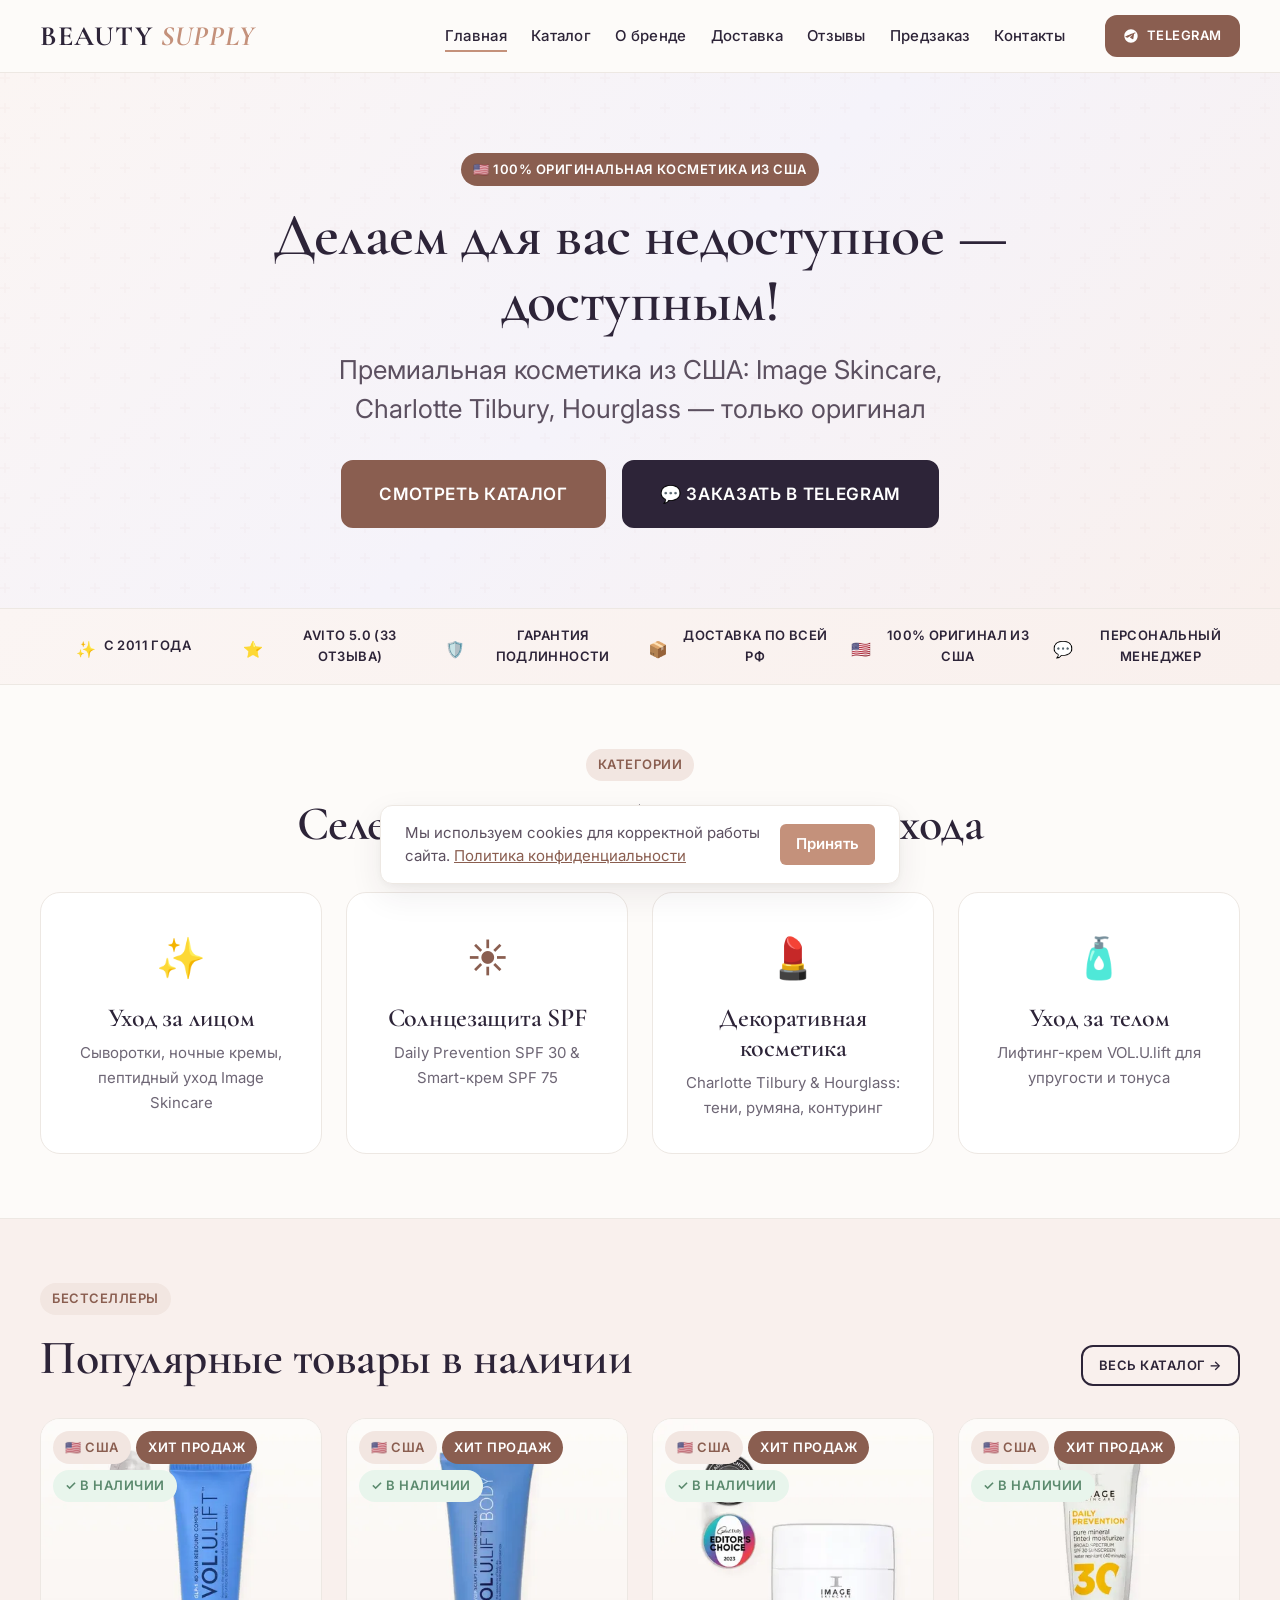
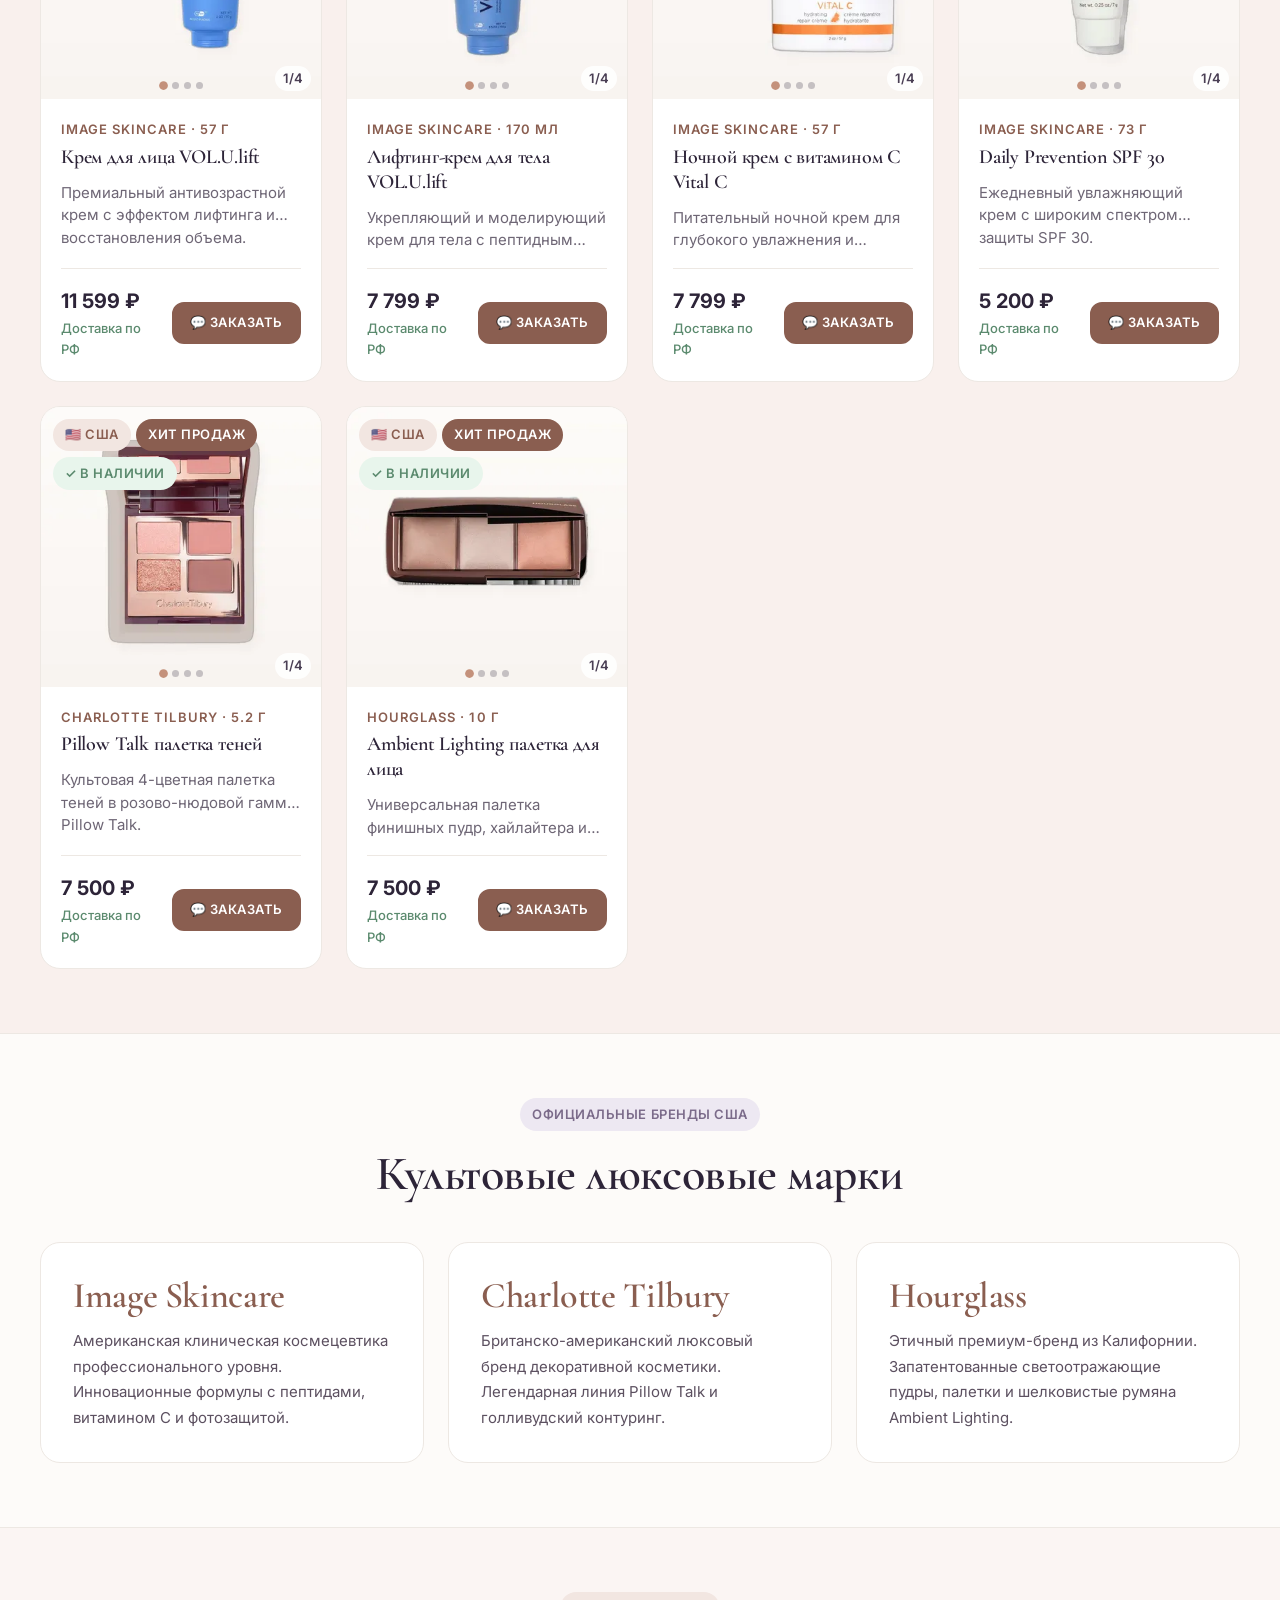
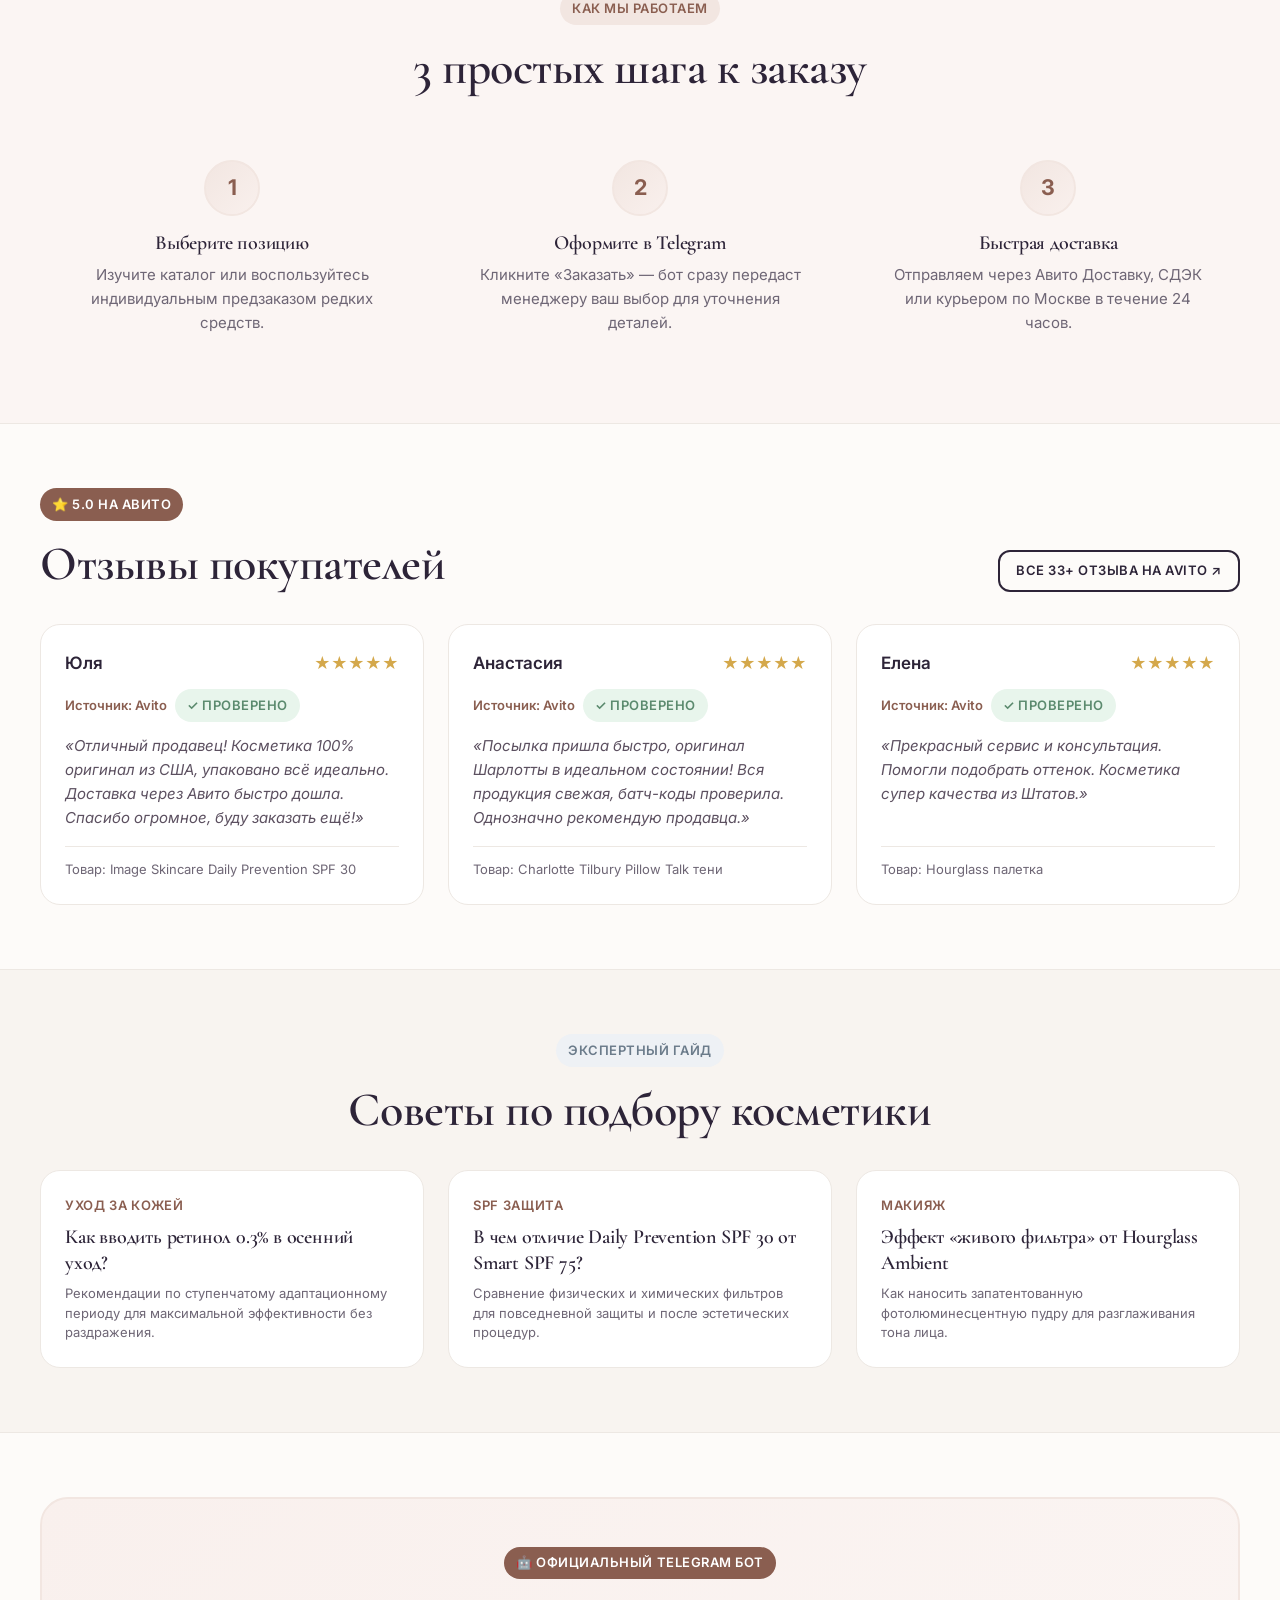
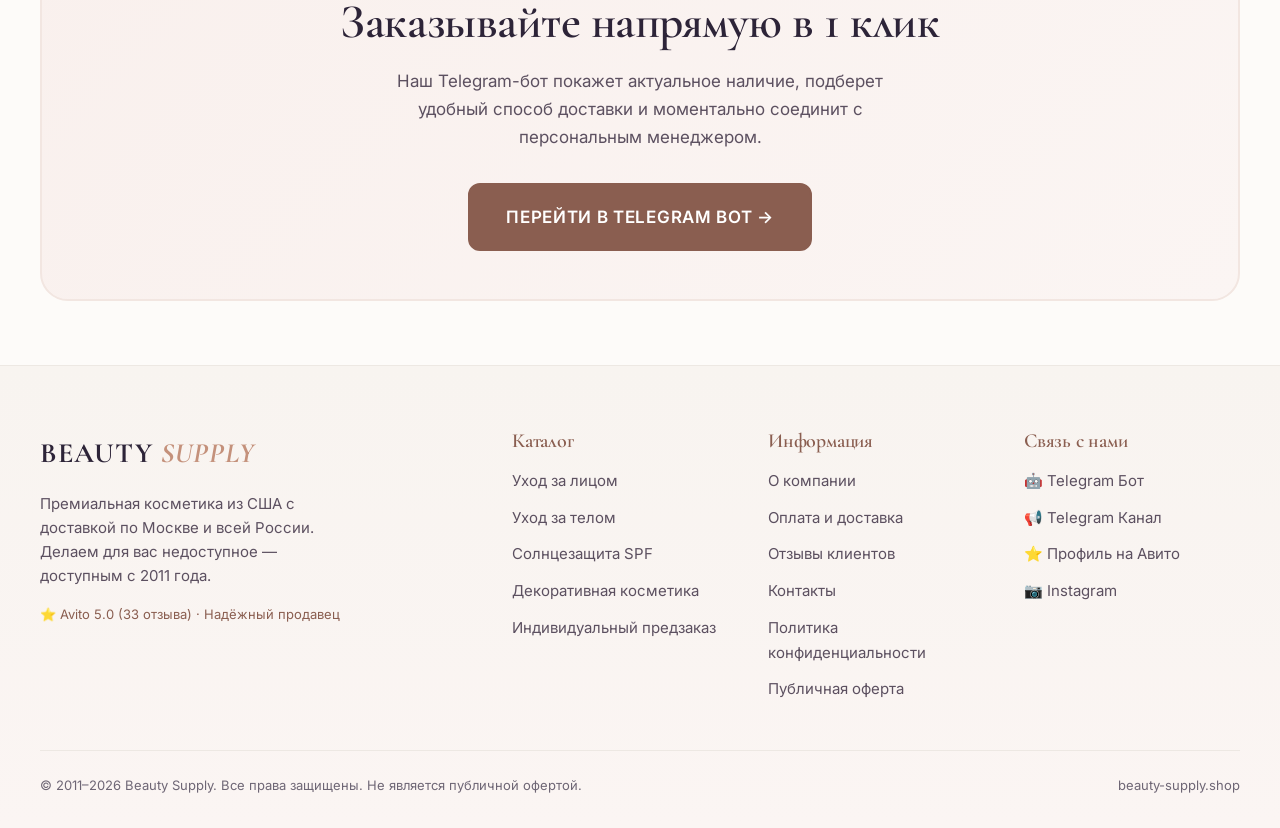
<file: index.html>
<!doctype html>
<html lang="ru">
<head>
  <meta charset="utf-8">
  <meta name="viewport" content="width=device-width, initial-scale=1.0">
  <title>Beauty Supply — Премиальная косметика из США в России</title>
  <meta name="description" content="Официальный поставщик оригинальной косметики из США: Image Skincare, Charlotte Tilbury, Hourglass. Доставка по Москве и всей России. Гарантия подлинности.">
  
  <!-- Canonical & Favicon -->
  <link rel="canonical" href="https://beautysupplymsk.github.io/s/">
  <link rel="icon" type="image/svg+xml" href="./assets/icons/favicon.svg">

  <!-- TODO: вставить код счётчика Яндекс.Метрики или Google Analytics -->
  <!-- Инструкция: https://metrika.yandex.ru/ -->

  <!-- Open Graph / Social -->
  <meta property="og:type" content="website">
  <meta property="og:url" content="https://beautysupplymsk.github.io/s/">
  <meta property="og:title" content="Beauty Supply — Премиальная косметика из США в России">
  <meta property="og:description" content="Официальный поставщик оригинальной косметики из США: Image Skincare, Charlotte Tilbury, Hourglass. Доставка по Москве и всей России. Гарантия подлинности.">
  <meta property="og:image" content="https://beautysupplymsk.github.io/s/assets/images/og-default.png">
  <meta property="og:image:width" content="1200">
  <meta property="og:image:height" content="630">
  <meta property="og:image:type" content="image/png">

  <!-- Twitter Card -->
  <meta name="twitter:card" content="summary_large_image">
  <meta name="twitter:title" content="Beauty Supply — Премиальная косметика из США в России">
  <meta name="twitter:description" content="Официальный поставщик оригинальной косметики из США: Image Skincare, Charlotte Tilbury, Hourglass. Доставка по Москве и всей России.">
  <meta name="twitter:image" content="https://beautysupplymsk.github.io/s/assets/images/og-default.png">

  <!-- Stylesheets -->
  <link rel="stylesheet" href="./styles/main.css">

  <!-- Preconnect for Performance -->
  <link rel="preconnect" href="https://fonts.googleapis.com">
  <link rel="preconnect" href="https://fonts.gstatic.com" crossorigin>

  
  <link rel="stylesheet" href="https://fonts.googleapis.com/css2?family=Cormorant+Garamond:ital,wght@0,400;0,500;0,600;0,700;1,400;1,600&family=Inter:wght@300;400;500;600;700&display=swap">
  <!-- Structured Data: Organization -->
  <script type="application/ld+json">
  {
    "@context": "https://schema.org",
    "@type": "Organization",
    "name": "Beauty Supply",
    "url": "https://beautysupplymsk.github.io/s/",
    "logo": "https://beautysupplymsk.github.io/s/assets/icons/favicon.svg",
    "description": "Премиальная косметика из США с доставкой по Москве и всей России. Делаем для вас недоступное — доступным!",
    "sameAs": [
      "https://t.me/beautysupplymsk",
      "https://instagram.com/beautysupplymsk",
      "https://www.avito.ru/user/7d5cc17e554a6f4d901ec51bdd907f7b/profile"
    ],
    "aggregateRating": {
      "@type": "AggregateRating",
      "ratingValue": "5.0",
      "reviewCount": "33",
      "bestRating": "5",
      "worstRating": "1"
    }
  }
  </script>
</head>
<body>
  <a href="#main-content" class="skip-link">Перейти к основному содержимому</a>

  <!-- Header / Nav -->
  <header id="site-header" class="site-header"></header>

  <main id="main-content">
    <!-- Hero Section -->
    <section class="hero-section" aria-labelledby="hero-title">
      <div class="container" style="max-width: 900px; text-align: center;">
        <span class="badge badge-accent" style="margin-bottom: var(--space-4);">
          🇺🇸 100% Оригинальная Косметика из США
        </span>
        <h1 id="hero-title" class="hero-title">
          Делаем для вас недоступное — доступным!
        </h1>
        <p class="hero-subtitle">
          Премиальная косметика из США: Image Skincare, Charlotte Tilbury, Hourglass — только оригинал
        </p>
        <div class="flex flex-center" style="gap: var(--space-4); flex-wrap: wrap;">
          <a href="./pages/catalog.html" class="btn btn-accent btn-lg">
            Смотреть каталог
          </a>
          <a href="https://t.me/BEAUTYSUPPLYMSKBOT" target="_blank" rel="noopener noreferrer" class="btn btn-primary btn-lg">
            💬 Заказать в Telegram
          </a>
        </div>
      </div>
    </section>

    <!-- Trust Bar -->
    <div id="trust-bar-container"></div>

    <!-- Categories Showcase -->
    <section class="section" aria-labelledby="categories-title">
      <div class="container">
        <div style="text-align: center; margin-bottom: var(--space-10);">
          <span class="badge" style="margin-bottom: var(--space-2);">Категории</span>
          <h2 id="categories-title" style="margin-top: var(--space-2);">Селективный выбор премиум-ухода</h2>
        </div>
        <div class="grid" style="grid-template-columns: repeat(auto-fit, minmax(260px, 1fr));">
          <a href="./pages/catalog.html?category=face-care" class="category-card">
            <div style="font-size: 2.5rem; margin-bottom: var(--space-3);">✨</div>
            <h3 style="font-size: var(--text-xl); margin-bottom: var(--space-2);">Уход за лицом</h3>
            <p style="font-size: var(--text-sm); color: var(--color-muted);">Сыворотки, ночные кремы, пептидный уход Image Skincare</p>
          </a>
          <a href="./pages/catalog.html?category=spf" class="category-card">
            <div style="font-size: 2.5rem; margin-bottom: var(--space-3);">☀️</div>
            <h3 style="font-size: var(--text-xl); margin-bottom: var(--space-2);">Солнцезащита SPF</h3>
            <p style="font-size: var(--text-sm); color: var(--color-muted);">Daily Prevention SPF 30 & Smart-крем SPF 75</p>
          </a>
          <a href="./pages/catalog.html?category=makeup" class="category-card">
            <div style="font-size: 2.5rem; margin-bottom: var(--space-3);">💄</div>
            <h3 style="font-size: var(--text-xl); margin-bottom: var(--space-2);">Декоративная косметика</h3>
            <p style="font-size: var(--text-sm); color: var(--color-muted);">Charlotte Tilbury & Hourglass: тени, румяна, контуринг</p>
          </a>
          <a href="./pages/catalog.html?category=body-care" class="category-card">
            <div style="font-size: 2.5rem; margin-bottom: var(--space-3);">🧴</div>
            <h3 style="font-size: var(--text-xl); margin-bottom: var(--space-2);">Уход за телом</h3>
            <p style="font-size: var(--text-sm); color: var(--color-muted);">Лифтинг-крем VOL.U.lift для упругости и тонуса</p>
          </a>
        </div>
      </div>
    </section>

    <!-- Bestsellers Section -->
    <section class="section section-rose" aria-labelledby="bestsellers-title">
      <div class="container">
        <div style="display: flex; justify-content: space-between; align-items: flex-end; margin-bottom: var(--space-8); flex-wrap: wrap; gap: var(--space-4);">
          <div>
            <span class="badge" style="margin-bottom: var(--space-2);">Бестселлеры</span>
            <h2 id="bestsellers-title" style="margin-top: var(--space-2);">Популярные товары в наличии</h2>
          </div>
          <a href="./pages/catalog.html" class="btn btn-outline btn-sm">Весь каталог →</a>
        </div>
        
        <div id="bestsellers-grid" class="grid" style="grid-template-columns: repeat(auto-fill, minmax(280px, 1fr));">
          <!-- Populated via JS -->
        </div>
      </div>
    </section>

    <!-- Brands Showcase -->
    <section class="section" aria-labelledby="brands-title">
      <div class="container">
        <div style="text-align: center; margin-bottom: var(--space-10);">
          <span class="badge badge-mauve" style="margin-bottom: var(--space-2);">Официальные бренды США</span>
          <h2 id="brands-title" style="margin-top: var(--space-2);">Культовые люксовые марки</h2>
        </div>
        <div class="grid" style="grid-template-columns: repeat(auto-fit, minmax(300px, 1fr));">
          <div class="brand-card">
            <h3>Image Skincare</h3>
            <p>Американская клиническая космецевтика профессионального уровня. Инновационные формулы с пептидами, витамином C и фотозащитой.</p>
          </div>
          <div class="brand-card">
            <h3>Charlotte Tilbury</h3>
            <p>Британско-американский люксовый бренд декоративной косметики. Легендарная линия Pillow Talk и голливудский контуринг.</p>
          </div>
          <div class="brand-card">
            <h3>Hourglass</h3>
            <p>Этичный премиум-бренд из Калифорнии. Запатентованные светоотражающие пудры, палетки и шелковистые румяна Ambient Lighting.</p>
          </div>
        </div>
      </div>
    </section>

    <!-- How It Works -->
    <section class="section section-blush" aria-labelledby="how-it-works-title">
      <div class="container">
        <div style="text-align: center; margin-bottom: var(--space-10);">
          <span class="badge" style="margin-bottom: var(--space-2);">Как мы работаем</span>
          <h2 id="how-it-works-title" style="margin-top: var(--space-2);">3 простых шага к заказу</h2>
        </div>
        <div class="grid" style="grid-template-columns: repeat(auto-fit, minmax(260px, 1fr)); text-align: center;">
          <div class="step-card">
            <div class="step-number">1</div>
            <h3 class="step-title">Выберите позицию</h3>
            <p class="step-desc">Изучите каталог или воспользуйтесь индивидуальным предзаказом редких средств.</p>
          </div>
          <div class="step-card">
            <div class="step-number">2</div>
            <h3 class="step-title">Оформите в Telegram</h3>
            <p class="step-desc">Кликните «Заказать» — бот сразу передаст менеджеру ваш выбор для уточнения деталей.</p>
          </div>
          <div class="step-card">
            <div class="step-number">3</div>
            <h3 class="step-title">Быстрая доставка</h3>
            <p class="step-desc">Отправляем через Авито Доставку, СДЭК или курьером по Москве в течение 24 часов.</p>
          </div>
        </div>
      </div>
    </section>

    <!-- Reviews Section -->
    <section class="section" aria-labelledby="reviews-title">
      <div class="container">
        <div style="display: flex; justify-content: space-between; align-items: flex-end; margin-bottom: var(--space-8); flex-wrap: wrap; gap: var(--space-4);">
          <div>
            <span class="badge badge-accent" style="margin-bottom: var(--space-2);">⭐ 5.0 на Авито</span>
            <h2 id="reviews-title" style="margin-top: var(--space-2);">Отзывы покупателей</h2>
          </div>
          <a href="https://www.avito.ru/user/7d5cc17e554a6f4d901ec51bdd907f7b/profile" target="_blank" rel="noopener noreferrer" class="btn btn-outline btn-sm">
            Все 33+ отзыва на Avito ↗
          </a>
        </div>
        <div id="reviews-grid" class="grid" style="grid-template-columns: repeat(auto-fit, minmax(320px, 1fr));">
          <!-- Populated via JS -->
        </div>
      </div>
    </section>

    <!-- Beauty Guide Teaser -->
    <section class="section section-elevated" aria-labelledby="guide-title">
      <div class="container">
        <div style="text-align: center; margin-bottom: var(--space-8);">
          <span class="badge badge-lavender" style="margin-bottom: var(--space-2);">Экспертный гайд</span>
          <h2 id="guide-title" style="margin-top: var(--space-2);">Советы по подбору косметики</h2>
        </div>
        <div class="grid" style="grid-template-columns: repeat(auto-fit, minmax(300px, 1fr));">
          <div class="guide-card">
            <div class="guide-category">Уход за кожей</div>
            <h3>Как вводить ретинол 0.3% в осенний уход?</h3>
            <p>Рекомендации по ступенчатому адаптационному периоду для максимальной эффективности без раздражения.</p>
          </div>
          <div class="guide-card">
            <div class="guide-category">SPF Защита</div>
            <h3>В чем отличие Daily Prevention SPF 30 от Smart SPF 75?</h3>
            <p>Сравнение физических и химических фильтров для повседневной защиты и после эстетических процедур.</p>
          </div>
          <div class="guide-card">
            <div class="guide-category">Макияж</div>
            <h3>Эффект «живого фильтра» от Hourglass Ambient</h3>
            <p>Как наносить запатентованную фотолюминесцентную пудру для разглаживания тона лица.</p>
          </div>
        </div>
      </div>
    </section>

    <!-- Telegram CTA Banner - Elegant Light -->
    <section class="section" aria-labelledby="cta-title">
      <div class="container">
        <div class="cta-banner">
          <span class="badge badge-accent" style="margin-bottom: var(--space-4);">
            🤖 Официальный Telegram Бот
          </span>
          <h2 id="cta-title" style="color: var(--color-primary); font-size: var(--text-3xl); margin-bottom: var(--space-4);">
            Заказывайте напрямую в 1 клик
          </h2>
          <p style="color: var(--color-secondary); max-width: 550px; margin: 0 auto var(--space-8); font-size: var(--text-base);">
            Наш Telegram-бот покажет актуальное наличие, подберет удобный способ доставки и моментально соединит с персональным менеджером.
          </p>
          <a href="https://t.me/BEAUTYSUPPLYMSKBOT" target="_blank" rel="noopener noreferrer" class="btn btn-accent btn-lg">
            Перейти в Telegram Bot →
          </a>
        </div>
      </div>
    </section>
  </main>

  <!-- Footer -->
  <div id="site-footer"></div>

  <!-- Scripts -->
  <script src="./scripts/components.js"></script>
  <script src="./scripts/main.js"></script>
  <script>
    document.addEventListener('DOMContentLoaded', () => {
      renderNav('home');
      renderTrustBar('trust-bar-container');
      renderFooter();

      // Load bestsellers
      fetch(`${getBasePath()}assets/data/products.json`)
        .then(res => {
          if (!res.ok) throw new Error('Network response was not ok');
          return res.json();
        })
        .then(products => {
          const container = document.getElementById('bestsellers-grid');
          if (container) {
            const bestsellers = products.filter(p => p.isBestseller).slice(0, 6);
            container.innerHTML = bestsellers.map(p => renderProductCard(p)).join('');
          }
        })
        .catch(err => {
          console.error('Error loading products:', err);
          const container = document.getElementById('bestsellers-grid');
          if (container) {
            container.innerHTML = '<p class="error" style="grid-column: 1/-1; text-align: center; color: var(--color-muted); padding: var(--space-4) 0;">Не удалось загрузить данные. Обновите страницу.</p>';
          }
        });

      // Load reviews
      fetch(`${getBasePath()}assets/data/reviews.json`)
        .then(res => {
          if (!res.ok) throw new Error('Network response was not ok');
          return res.json();
        })
        .then(reviews => {
          const container = document.getElementById('reviews-grid');
          if (container) {
            container.innerHTML = reviews.map(r => renderReviewCard(r)).join('');
          }
        })
        .catch(err => {
          console.error('Error loading reviews:', err);
          const container = document.getElementById('reviews-grid');
          if (container) {
            container.innerHTML = '<p class="error" style="grid-column: 1/-1; text-align: center; color: var(--color-muted); padding: var(--space-4) 0;">Не удалось загрузить отзывы. Обновите страницу.</p>';
          }
        });
    });
  </script>
  <!-- Баннер согласия на использование cookies (152-ФЗ) -->
  <div id="cookie-banner" role="dialog" aria-live="polite" aria-label="Уведомление о cookies" hidden>
    <p>Мы используем cookies для корректной работы сайта.
       <a href="./pages/legal/privacy.html">Политика конфиденциальности</a></p>
    <button id="cookie-accept" type="button">Принять</button>
  </div>
  <script>
    // Инициализация баннера согласия на cookies
    (function () {
      var banner = document.getElementById('cookie-banner');
      var btn = document.getElementById('cookie-accept');
        function lsGet(k) { try { return window.localStorage.getItem(k); } catch (err) { return null; } }
      function lsSet(k, v) { try { window.localStorage.setItem(k, v); } catch (err) {} }
      if (banner && !lsGet('cookies_accepted')) {
        banner.removeAttribute('hidden');
      }
      if (btn) {
        btn.addEventListener('click', function () {
          lsSet('cookies_accepted', '1');
          banner.setAttribute('hidden', '');
        });
      }
    }());
  </script>
</body>
</html>
</file>
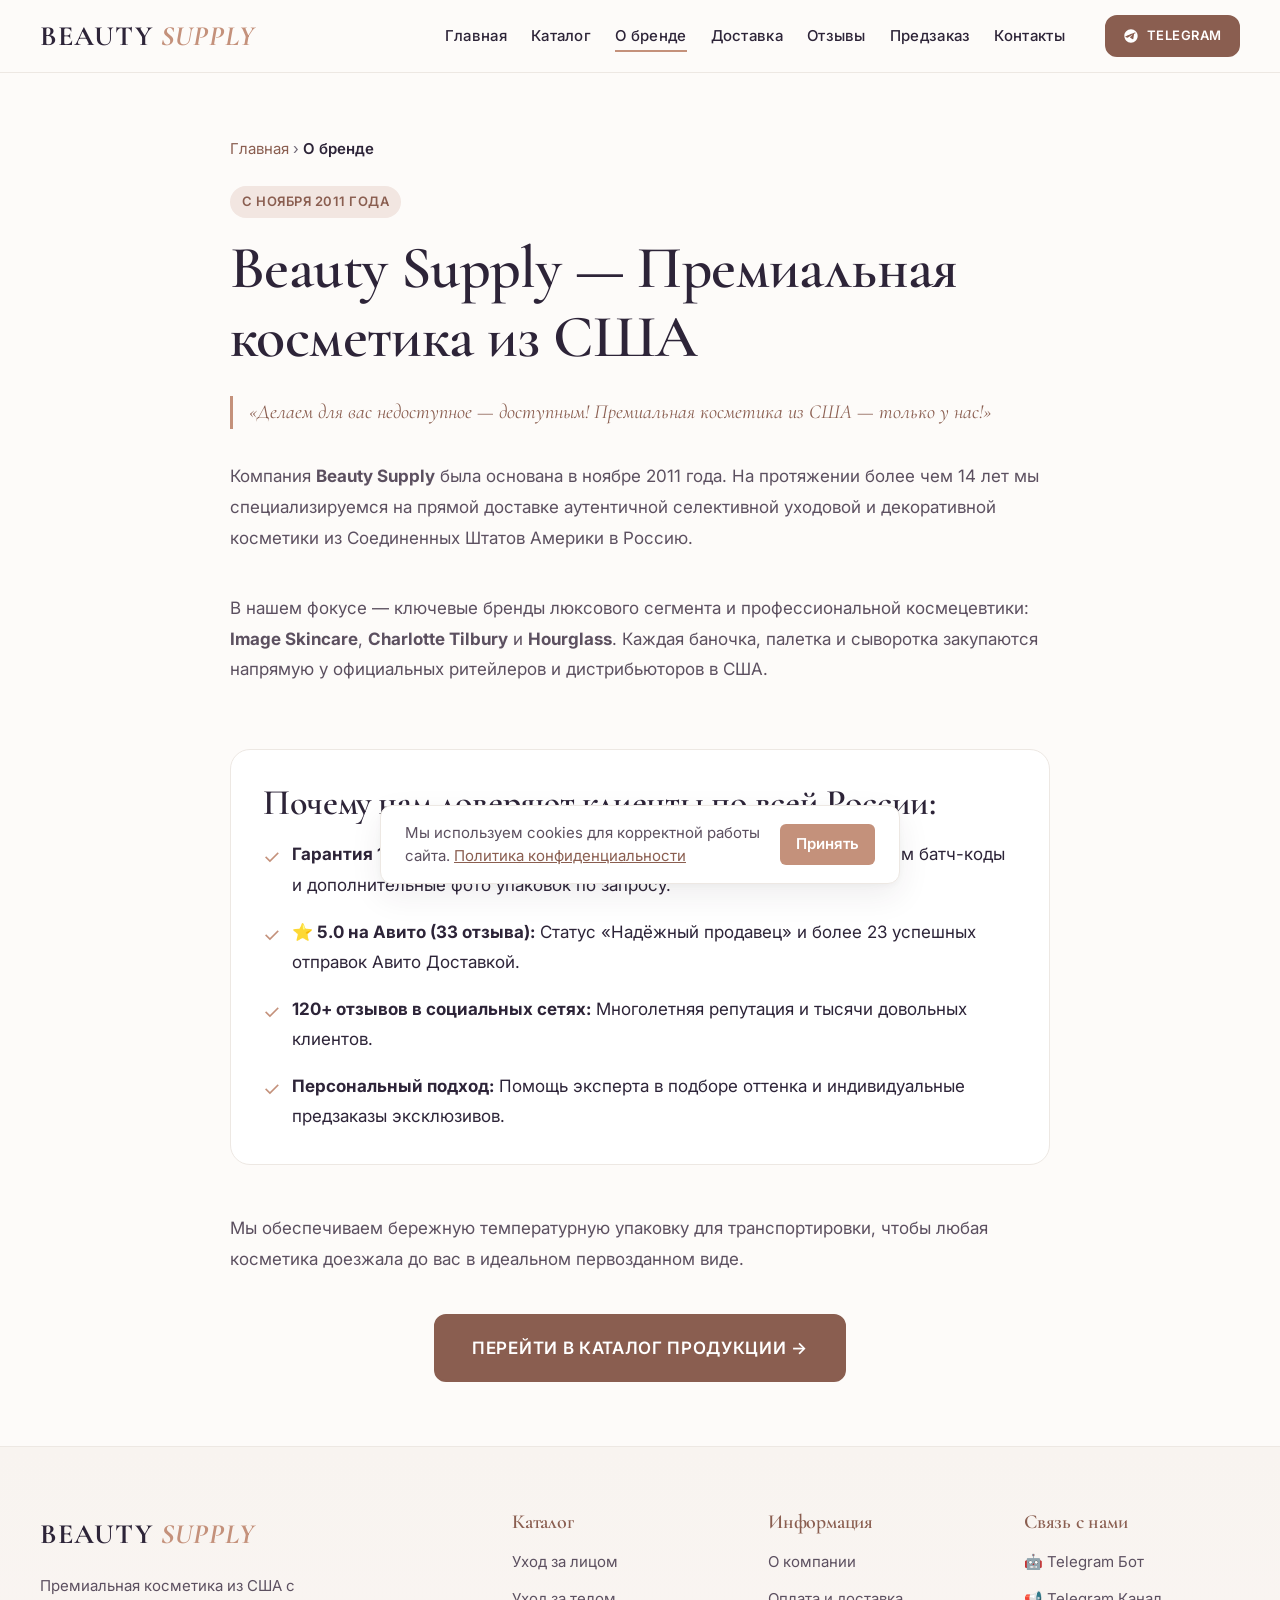
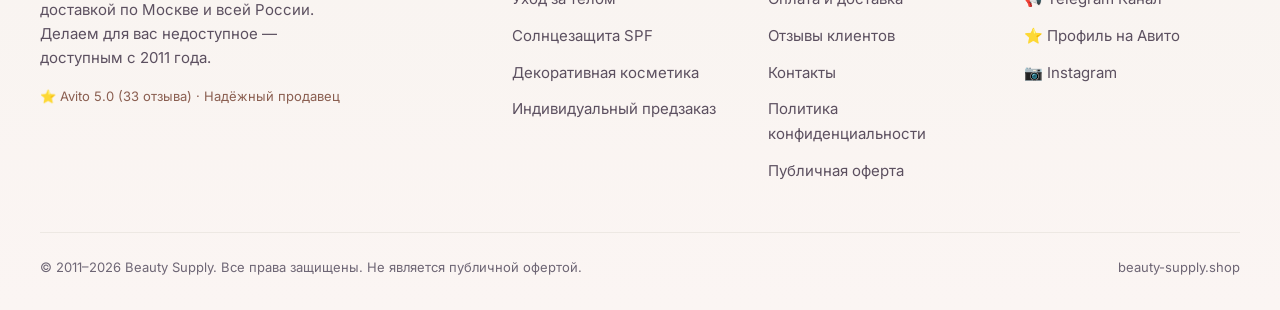
<file: pages/about.html>
<!doctype html>
<html lang="ru">
<head>
  <meta charset="utf-8">
  <meta name="viewport" content="width=device-width, initial-scale=1.0">
  <title>О бренде Beauty Supply — Премиальная косметика из США</title>
  <meta name="description" content="История компании Beauty Supply. С 2011 года поставляем оригинальную премиальную косметику Image Skincare, Charlotte Tilbury и Hourglass из США в Россию.">
  
  <link rel="canonical" href="https://beautysupplymsk.github.io/s/pages/about.html">
  <link rel="icon" type="image/svg+xml" href="../assets/icons/favicon.svg">
  <link rel="stylesheet" href="../styles/main.css">

  <!-- TODO: вставить код счётчика Яндекс.Метрики или Google Analytics -->
  <!-- Инструкция: https://metrika.yandex.ru/ -->

  <!-- Open Graph / Social -->
  <meta property="og:type" content="website">
  <meta property="og:url" content="https://beautysupplymsk.github.io/s/pages/about.html">
  <meta property="og:title" content="О бренде Beauty Supply — Премиальная косметика из США">
  <meta property="og:description" content="История компании Beauty Supply. С 2011 года поставляем оригинальную премиальную косметику Image Skincare, Charlotte Tilbury и Hourglass из США в Россию.">
  <meta property="og:image" content="https://beautysupplymsk.github.io/s/assets/images/og-default.png">
  <meta property="og:image:width" content="1200">
  <meta property="og:image:height" content="630">
  <meta property="og:image:type" content="image/png">

  <!-- Twitter Card -->
  <meta name="twitter:card" content="summary_large_image">
  <meta name="twitter:title" content="О бренде Beauty Supply — Премиальная косметика из США">
  <meta name="twitter:description" content="История компании Beauty Supply. С 2011 года поставляем оригинальную премиальную косметику Image Skincare, Charlotte Tilbury и Hourglass из США в Россию.">
  <meta name="twitter:image" content="https://beautysupplymsk.github.io/s/assets/images/og-default.png">

  <link rel="preconnect" href="https://fonts.googleapis.com">
  <link rel="preconnect" href="https://fonts.gstatic.com" crossorigin>

  <link rel="stylesheet" href="https://fonts.googleapis.com/css2?family=Cormorant+Garamond:ital,wght@0,400;0,500;0,600;0,700;1,400;1,600&family=Inter:wght@300;400;500;600;700&display=swap">
  </head>
<body>
  <a href="#main-content" class="skip-link">Перейти к основному содержимому</a>

  <header id="site-header" class="site-header"></header>

  <main id="main-content" class="section">
    <div class="container" style="max-width: 900px;">
      <nav aria-label="Хлебные крошки" style="margin-bottom: var(--space-6); font-size: var(--text-sm); color: var(--color-muted);">
        <a href="../index.html" style="color: var(--color-accent-dark);">Главная</a> 
        <span aria-hidden="true"> › </span>
        <span style="color: var(--color-primary); font-weight: 600;">О бренде</span>
      </nav>

      <span class="badge" style="margin-bottom: var(--space-4);">С ноября 2011 года</span>
      <h1 style="margin-bottom: var(--space-6);">Beauty Supply — Премиальная косметика из США</h1>

      <div style="font-size: var(--text-lg); font-family: var(--font-heading); font-style: italic; color: var(--color-accent-dark); margin-bottom: var(--space-8); border-left: 3px solid var(--color-accent); padding-left: var(--space-4);">
        «Делаем для вас недоступное — доступным! Премиальная косметика из США — только у нас!»
      </div>

      <div style="display: flex; flex-direction: column; gap: var(--space-6); line-height: 1.8;">
        <p>
          Компания <strong>Beauty Supply</strong> была основана в ноябре 2011 года. На протяжении более чем 14 лет мы специализируемся на прямой доставке аутентичной селективной уходовой и декоративной косметики из Соединенных Штатов Америки в Россию.
        </p>

        <p>
          В нашем фокусе — ключевые бренды люксового сегмента и профессиональной космецевтики: <strong>Image Skincare</strong>, <strong>Charlotte Tilbury</strong> и <strong>Hourglass</strong>. Каждая баночка, палетка и сыворотка закупаются напрямую у официальных ритейлеров и дистрибьюторов в США.
        </p>

        <div class="card" style="padding: var(--space-8); margin: var(--space-6) 0;">
          <h2 style="font-size: var(--text-2xl); margin-bottom: var(--space-4);">Почему нам доверяют клиенты по всей России:</h2>
          <ul style="display: flex; flex-direction: column; gap: var(--space-4); font-size: var(--text-base);">
            <li style="display: flex; align-items: flex-start; gap: var(--space-3);">
              <span style="color: var(--color-accent); font-size: 1.25rem;">✓</span>
              <span><strong>Гарантия 100% подлинности:</strong> Никаких копий или реплик. Предоставляем батч-коды и дополнительные фото упаковок по запросу.</span>
            </li>
            <li style="display: flex; align-items: flex-start; gap: var(--space-3);">
              <span style="color: var(--color-accent); font-size: 1.25rem;">✓</span>
              <span><strong>⭐ 5.0 на Авито (33 отзыва):</strong> Статус «Надёжный продавец» и более 23 успешных отправок Авито Доставкой.</span>
            </li>
            <li style="display: flex; align-items: flex-start; gap: var(--space-3);">
              <span style="color: var(--color-accent); font-size: 1.25rem;">✓</span>
              <span><strong>120+ отзывов в социальных сетях:</strong> Многолетняя репутация и тысячи довольных клиентов.</span>
            </li>
            <li style="display: flex; align-items: flex-start; gap: var(--space-3);">
              <span style="color: var(--color-accent); font-size: 1.25rem;">✓</span>
              <span><strong>Персональный подход:</strong> Помощь эксперта в подборе оттенка и индивидуальные предзаказы эксклюзивов.</span>
            </li>
          </ul>
        </div>

        <p>
          Мы обеспечиваем бережную температурную упаковку для транспортировки, чтобы любая косметика доезжала до вас в идеальном первозданном виде.
        </p>
      </div>

      <div style="margin-top: var(--space-10); text-align: center;">
        <a href="catalog.html" class="btn btn-accent btn-lg">Перейти в каталог продукции →</a>
      </div>
    </div>
  </main>

  <div id="site-footer"></div>

  <script src="../scripts/components.js"></script>
  <script src="../scripts/main.js"></script>
  <script>
    document.addEventListener('DOMContentLoaded', () => {
      renderNav('about');
      renderFooter();
    });
  </script>
  <!-- Баннер согласия на использование cookies (152-ФЗ) -->
  <div id="cookie-banner" role="dialog" aria-live="polite" aria-label="Уведомление о cookies" hidden>
    <p>Мы используем cookies для корректной работы сайта.
       <a href="./legal/privacy.html">Политика конфиденциальности</a></p>
    <button id="cookie-accept" type="button">Принять</button>
  </div>
  <script>
    // Инициализация баннера согласия на cookies
    (function () {
      var banner = document.getElementById('cookie-banner');
      var btn = document.getElementById('cookie-accept');
        function lsGet(k) { try { return window.localStorage.getItem(k); } catch (err) { return null; } }
      function lsSet(k, v) { try { window.localStorage.setItem(k, v); } catch (err) {} }
      if (banner && !lsGet('cookies_accepted')) {
        banner.removeAttribute('hidden');
      }
      if (btn) {
        btn.addEventListener('click', function () {
          lsSet('cookies_accepted', '1');
          banner.setAttribute('hidden', '');
        });
      }
    }());
  </script>
</body>
</html>
</file>
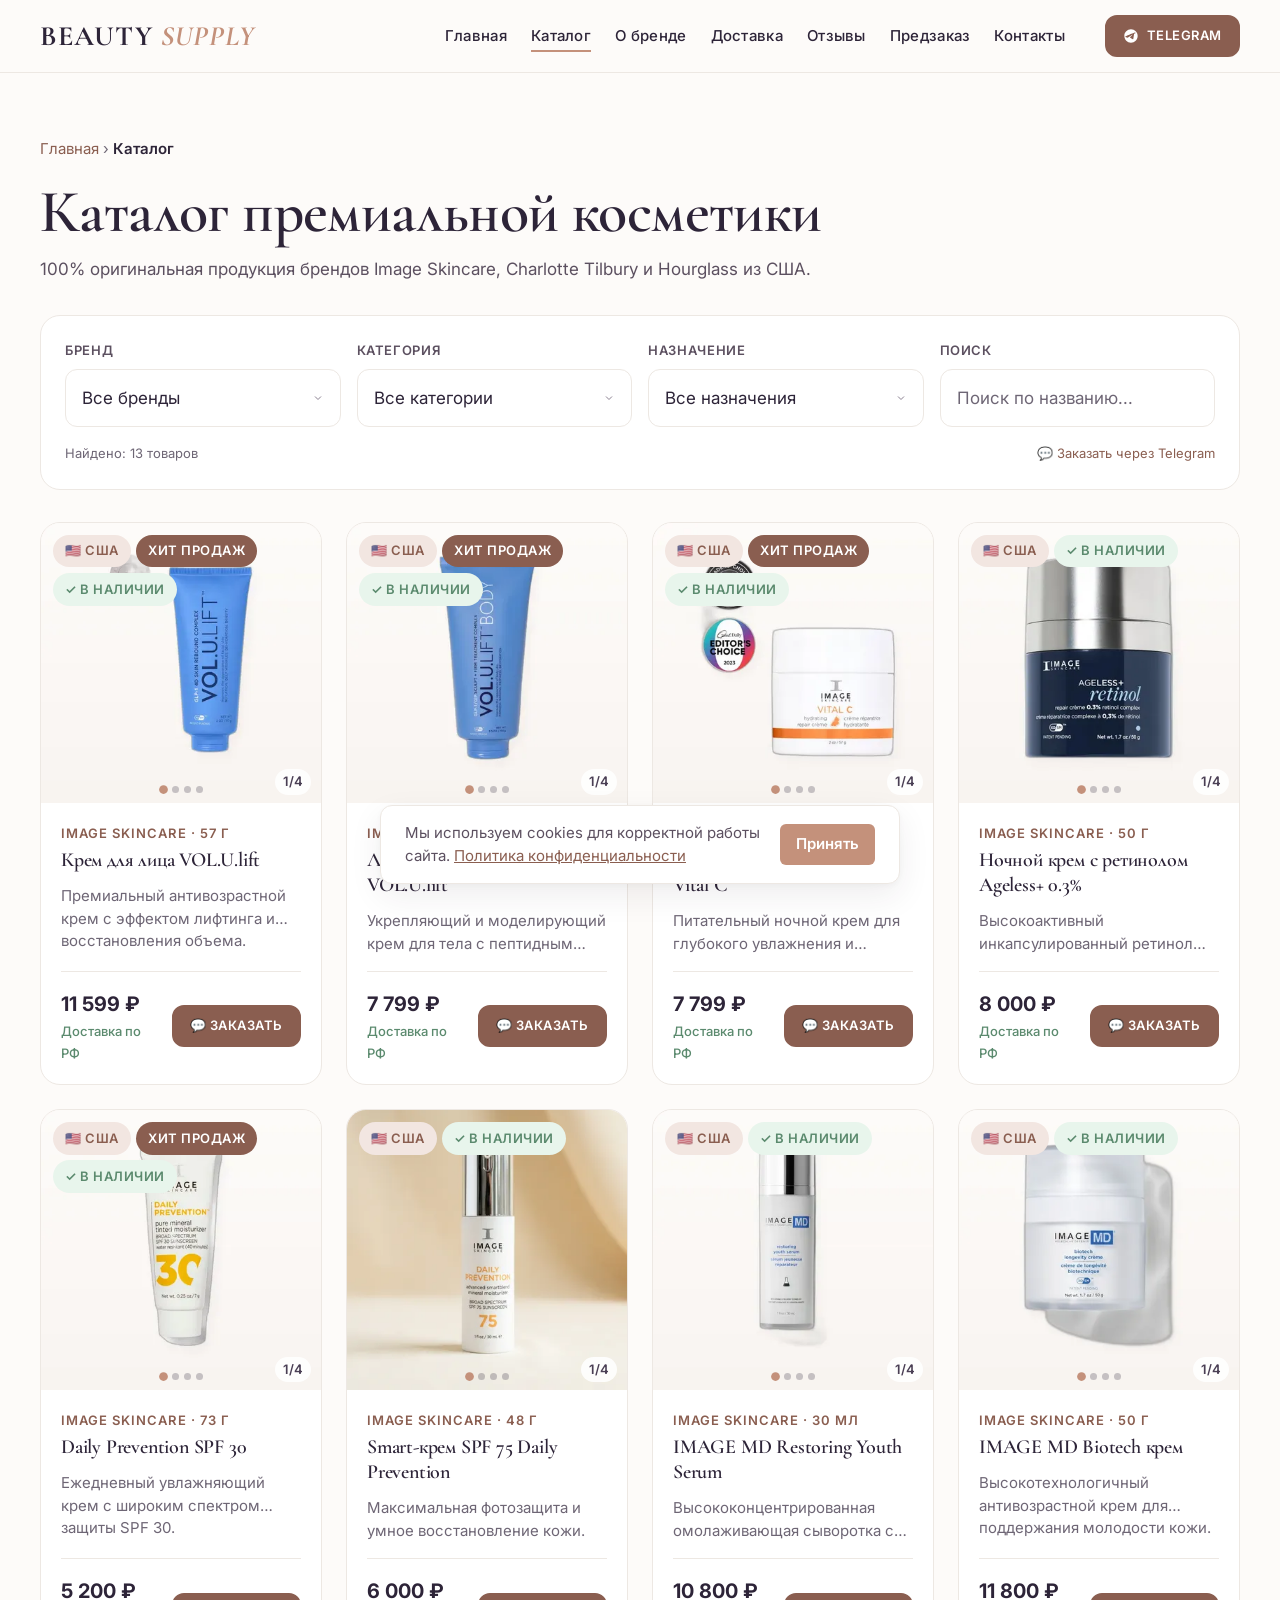
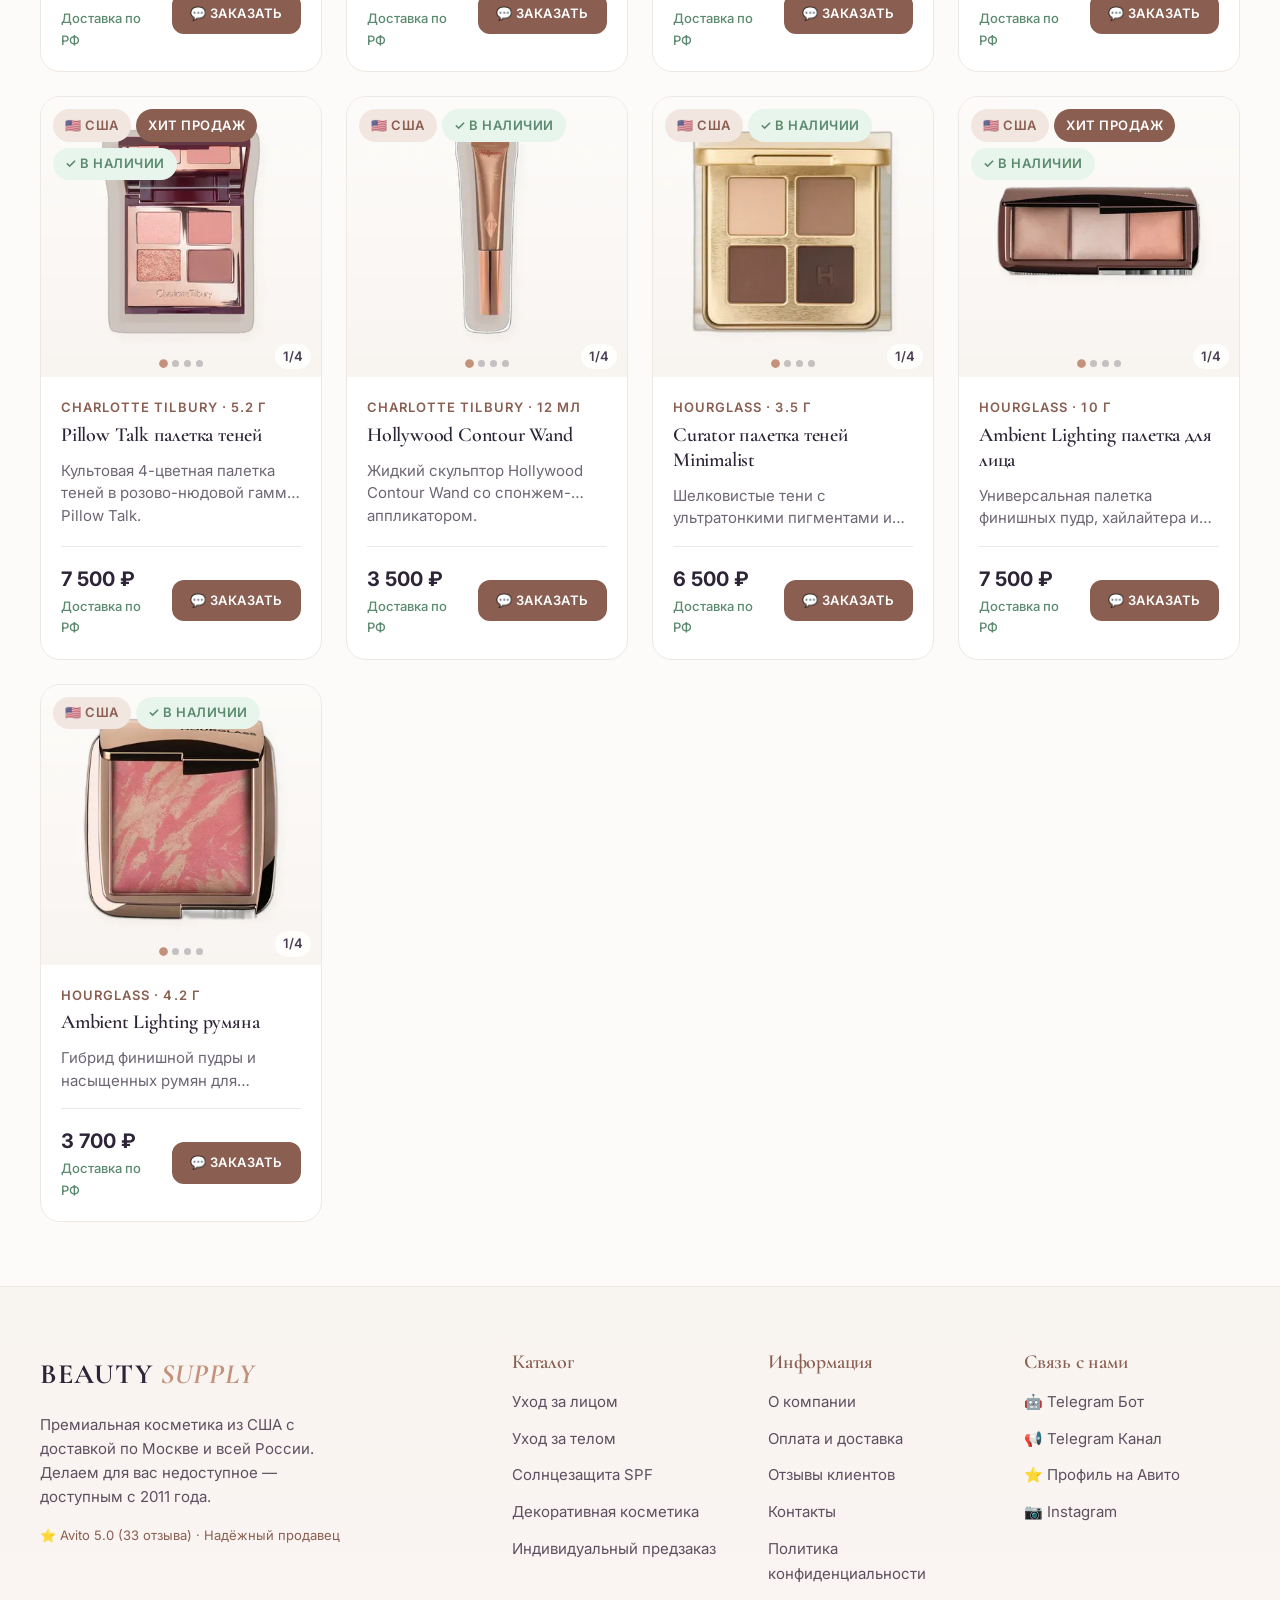
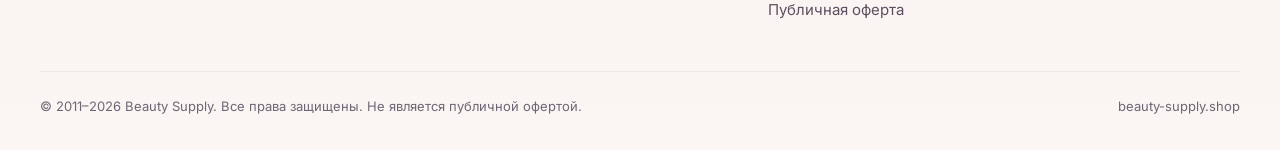
<file: pages/catalog.html>
<!doctype html>
<html lang="ru">
<head>
  <meta charset="utf-8">
  <meta name="viewport" content="width=device-width, initial-scale=1.0">
  <title>Каталог оригинальной косметики из США — Beauty Supply</title>
  <meta name="description" content="Каталог премиальной косметики из США: Image Skincare, Charlotte Tilbury, Hourglass. 100% оригинал в наличии в Москве с быстрой доставкой по всей России.">
  
  <link rel="canonical" href="https://beautysupplymsk.github.io/s/pages/catalog.html">
  <link rel="icon" type="image/svg+xml" href="../assets/icons/favicon.svg">
  <link rel="stylesheet" href="../styles/main.css">

  <!-- TODO: вставить код счётчика Яндекс.Метрики или Google Analytics -->
  <!-- Инструкция: https://metrika.yandex.ru/ -->

  <meta property="og:type" content="website">
  <meta property="og:url" content="https://beautysupplymsk.github.io/s/pages/catalog.html">
  <meta property="og:title" content="Каталог оригинальной косметики из США — Beauty Supply">
  <meta property="og:description" content="Каталог премиальной косметики из США: Image Skincare, Charlotte Tilbury, Hourglass. 100% оригинал в наличии в Москве с быстрой доставкой по всей России.">
  <meta property="og:image" content="https://beautysupplymsk.github.io/s/assets/images/og-default.png">
  <meta property="og:image:width" content="1200">
  <meta property="og:image:height" content="630">
  <meta property="og:image:type" content="image/png">

  <meta name="twitter:card" content="summary_large_image">
  <meta name="twitter:title" content="Каталог оригинальной косметики из США — Beauty Supply">
  <meta name="twitter:description" content="Каталог премиальной косметики из США: Image Skincare, Charlotte Tilbury, Hourglass. 100% оригинал в наличии в Москве с быстрой доставкой по всей России.">
  <meta name="twitter:image" content="https://beautysupplymsk.github.io/s/assets/images/og-default.png">
  <link rel="preconnect" href="https://fonts.googleapis.com">
  <link rel="preconnect" href="https://fonts.gstatic.com" crossorigin>

  <link rel="stylesheet" href="https://fonts.googleapis.com/css2?family=Cormorant+Garamond:ital,wght@0,400;0,500;0,600;0,700;1,400;1,600&family=Inter:wght@300;400;500;600;700&display=swap">
  </head>
<body>
  <a href="#main-content" class="skip-link">Перейти к основному содержимому</a>

  <header id="site-header" class="site-header"></header>

  <main id="main-content" class="section">
    <div class="container">
      
      <!-- Catalog Header -->
      <div style="margin-bottom: var(--space-8);">
        <nav aria-label="Хлебные крошки" style="margin-bottom: var(--space-4); font-size: var(--text-sm); color: var(--color-muted);">
          <a href="../index.html" style="color: var(--color-accent-dark);">Главная</a> 
          <span aria-hidden="true"> › </span>
          <span style="color: var(--color-primary); font-weight: 600;">Каталог</span>
        </nav>
        <h1>Каталог премиальной косметики</h1>
        <p style="color: var(--color-secondary); margin-top: var(--space-2);">100% оригинальная продукция брендов Image Skincare, Charlotte Tilbury и Hourglass из США.</p>
      </div>

      <!-- Filter Bar -->
      <div class="filter-bar">
        <div class="grid" style="grid-template-columns: repeat(auto-fit, minmax(200px, 1fr)); gap: var(--space-4); align-items: end;">
          
          <div class="form-group" style="margin-bottom: 0;">
            <label for="filter-brand" class="form-label">Бренд</label>
            <select id="filter-brand" class="form-select">
              <option value="">Все бренды</option>
              <option value="Image Skincare">Image Skincare</option>
              <option value="Charlotte Tilbury">Charlotte Tilbury</option>
              <option value="Hourglass">Hourglass</option>
            </select>
          </div>

          <div class="form-group" style="margin-bottom: 0;">
            <label for="filter-category" class="form-label">Категория</label>
            <select id="filter-category" class="form-select">
              <option value="">Все категории</option>
              <option value="face-care">Уход за лицом</option>
              <option value="body-care">Уход за телом</option>
              <option value="spf">Солнцезащита SPF</option>
              <option value="makeup">Декоративная косметика</option>
            </select>
          </div>

          <div class="form-group" style="margin-bottom: 0;">
            <label for="filter-goal" class="form-label">Назначение</label>
            <select id="filter-goal" class="form-select">
              <option value="">Все назначения</option>
              <option value="anti-age">Anti-age & Омоложение</option>
              <option value="lifting">Лифтинг & Плотность</option>
              <option value="hydration">Увлажнение</option>
              <option value="spf">Защита SPF</option>
              <option value="glow">Сияние & Тон</option>
              <option value="renewal">Обновление</option>
              <option value="texture">Выравнивание текстуры</option>
              <option value="protection">Защита от фотостарения</option>
              <option value="body">Для тела</option>
              <option value="makeup">Макияж</option>
            </select>
          </div>

          <div class="form-group" style="margin-bottom: 0;">
            <label for="filter-search" class="form-label">Поиск</label>
            <input type="text" id="filter-search" placeholder="Поиск по названию..." class="form-input">
          </div>

        </div>

        <div class="filter-actions">
          <span id="catalog-count" aria-live="polite">Загрузка каталога...</span>
          <span>💬 <a href="https://t.me/BEAUTYSUPPLYMSKBOT" target="_blank" rel="noopener noreferrer" style="color: var(--color-accent-dark);">Заказать через Telegram</a></span>
        </div>
      </div>

      <!-- Products Grid -->
      <h2 class="sr-only">Список товаров</h2>
      <div id="catalog-products-grid" class="grid" style="grid-template-columns: repeat(auto-fill, minmax(280px, 1fr));">
        <!-- JS Hydrated -->
      </div>

    </div>
  </main>

  <div id="site-footer"></div>

  <script src="../scripts/components.js"></script>
  <script src="../scripts/main.js"></script>
  <script>
    document.addEventListener('DOMContentLoaded', () => {
      renderNav('catalog');
      renderFooter();
      initCatalogPage();
    });
  </script>
  <!-- Баннер согласия на использование cookies (152-ФЗ) -->
  <div id="cookie-banner" role="dialog" aria-live="polite" aria-label="Уведомление о cookies" hidden>
    <p>Мы используем cookies для корректной работы сайта.
       <a href="./legal/privacy.html">Политика конфиденциальности</a></p>
    <button id="cookie-accept" type="button">Принять</button>
  </div>
  <script>
    // Инициализация баннера согласия на cookies
    (function () {
      var banner = document.getElementById('cookie-banner');
      var btn = document.getElementById('cookie-accept');
        function lsGet(k) { try { return window.localStorage.getItem(k); } catch (err) { return null; } }
      function lsSet(k, v) { try { window.localStorage.setItem(k, v); } catch (err) {} }
      if (banner && !lsGet('cookies_accepted')) {
        banner.removeAttribute('hidden');
      }
      if (btn) {
        btn.addEventListener('click', function () {
          lsSet('cookies_accepted', '1');
          banner.setAttribute('hidden', '');
        });
      }
    }());
  </script>
</body>
</html>
</file>
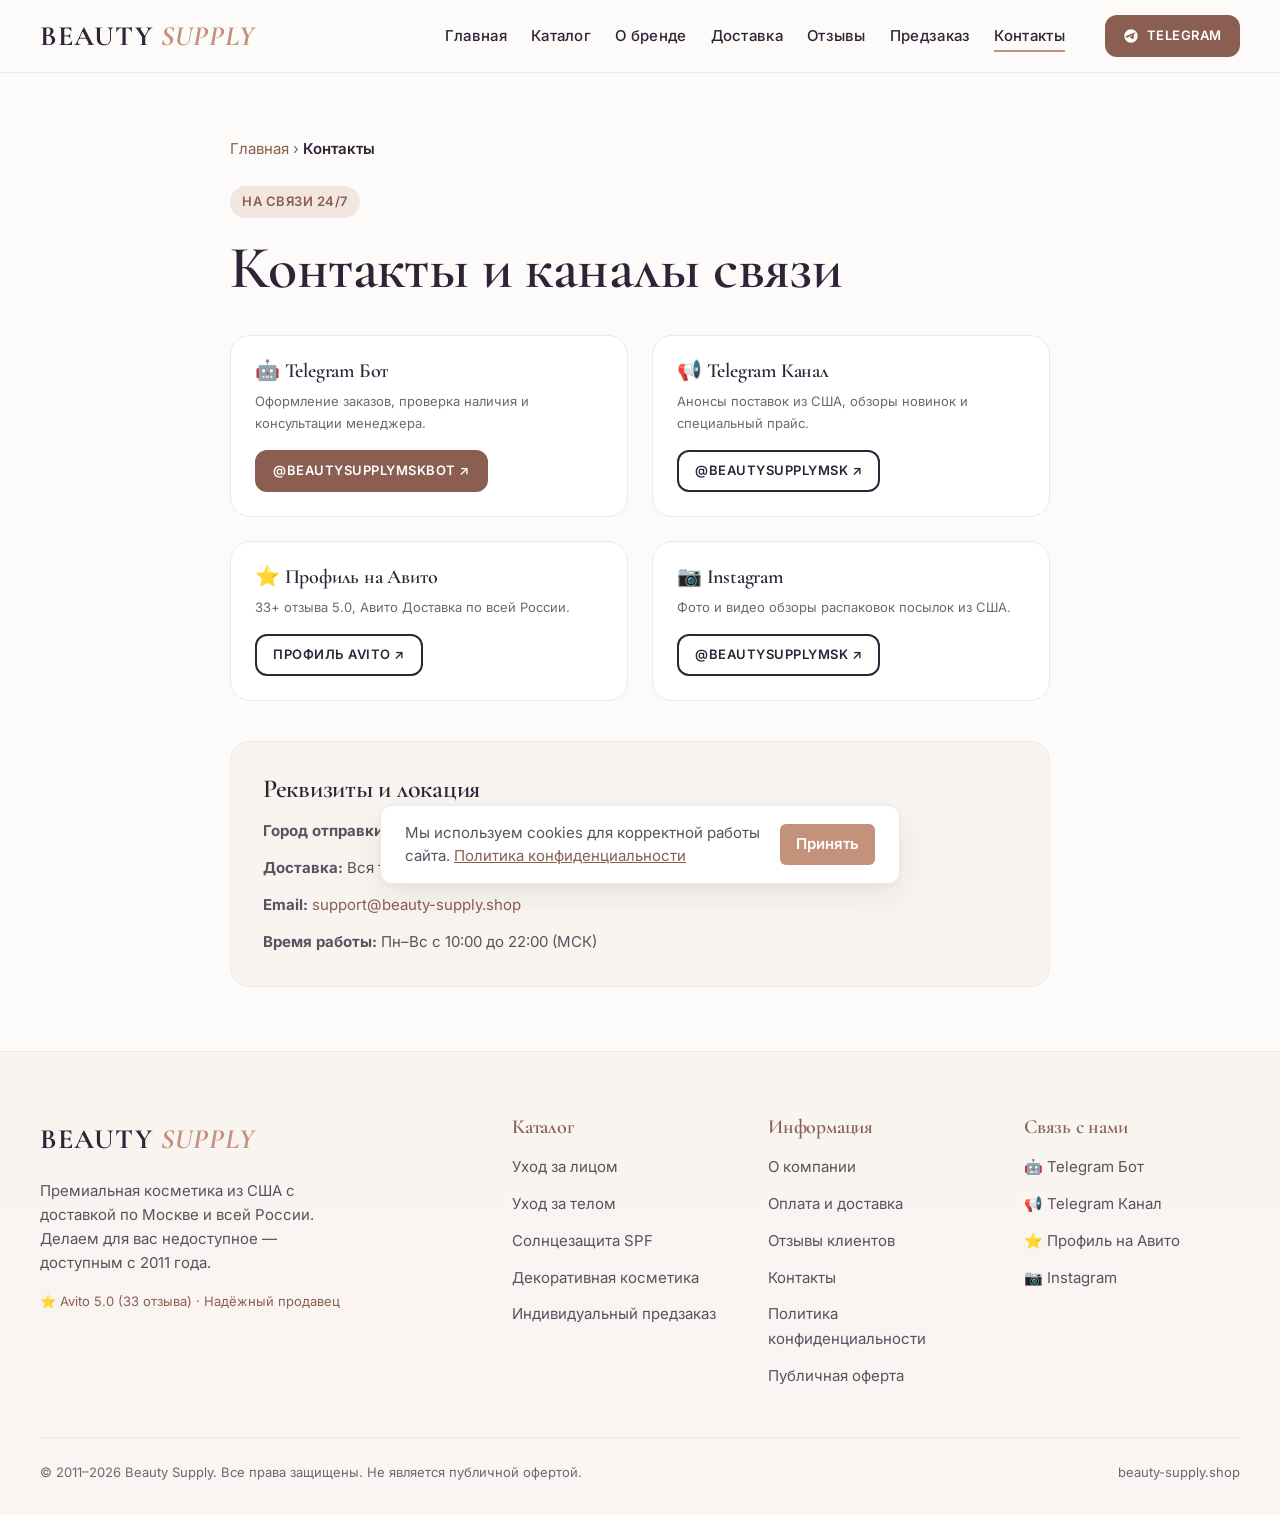
<file: pages/contacts.html>
<!doctype html>
<html lang="ru">
<head>
  <meta charset="utf-8">
  <meta name="viewport" content="width=device-width, initial-scale=1.0">
  <title>Контакты интернет-магазина косметики Beauty Supply</title>
  <meta name="description" content="Контакты и каналы связи интернет-магазина Beauty Supply: заказ оригинальной косметики из США через Telegram-бота, сообщество, Instagram или профиль Avito.">
  
  <link rel="canonical" href="https://beautysupplymsk.github.io/s/pages/contacts.html">
  <link rel="icon" type="image/svg+xml" href="../assets/icons/favicon.svg">
  <link rel="stylesheet" href="../styles/main.css">

  <!-- TODO: вставить код счётчика Яндекс.Метрики или Google Analytics -->
  <!-- Инструкция: https://metrika.yandex.ru/ -->

  <meta property="og:type" content="website">
  <meta property="og:url" content="https://beautysupplymsk.github.io/s/pages/contacts.html">
  <meta property="og:title" content="Контакты интернет-магазина косметики Beauty Supply">
  <meta property="og:description" content="Контакты и каналы связи интернет-магазина Beauty Supply: заказ оригинальной косметики из США через Telegram-бота, сообщество, Instagram или профиль Avito.">
  <meta property="og:image" content="https://beautysupplymsk.github.io/s/assets/images/og-default.png">
  <meta property="og:image:width" content="1200">
  <meta property="og:image:height" content="630">
  <meta property="og:image:type" content="image/png">

  <meta name="twitter:card" content="summary_large_image">
  <meta name="twitter:title" content="Контакты интернет-магазина косметики Beauty Supply">
  <meta name="twitter:description" content="Контакты и каналы связи интернет-магазина Beauty Supply: заказ оригинальной косметики из США через Telegram-бота, сообщество, Instagram или профиль Avito.">
  <meta name="twitter:image" content="https://beautysupplymsk.github.io/s/assets/images/og-default.png">

  <link rel="preconnect" href="https://fonts.googleapis.com">
  <link rel="preconnect" href="https://fonts.gstatic.com" crossorigin>

  <link rel="stylesheet" href="https://fonts.googleapis.com/css2?family=Cormorant+Garamond:ital,wght@0,400;0,500;0,600;0,700;1,400;1,600&family=Inter:wght@300;400;500;600;700&display=swap">
  </head>
<body>
  <a href="#main-content" class="skip-link">Перейти к основному содержимому</a>

  <header id="site-header" class="site-header"></header>

  <main id="main-content" class="section">
    <div class="container" style="max-width: 900px;">
      <nav aria-label="Хлебные крошки" style="margin-bottom: var(--space-6); font-size: var(--text-sm); color: var(--color-muted);">
        <a href="../index.html" style="color: var(--color-accent-dark);">Главная</a> 
        <span aria-hidden="true"> › </span>
        <span style="color: var(--color-primary); font-weight: 600;">Контакты</span>
      </nav>

      <span class="badge" style="margin-bottom: var(--space-4);">На связи 24/7</span>
      <h1 style="margin-bottom: var(--space-8);">Контакты и каналы связи</h1>

      <div class="grid" style="grid-template-columns: repeat(auto-fit, minmax(260px, 1fr)); gap: var(--space-6); margin-bottom: var(--space-10);">
        
        <div class="contact-card">
          <h3>🤖 Telegram Бот</h3>
          <p>Оформление заказов, проверка наличия и консультации менеджера.</p>
          <a href="https://t.me/BEAUTYSUPPLYMSKBOT" target="_blank" rel="noopener noreferrer" class="btn btn-accent btn-sm">
            @BEAUTYSUPPLYMSKBOT ↗
          </a>
        </div>

        <div class="contact-card">
          <h3>📢 Telegram Канал</h3>
          <p>Анонсы поставок из США, обзоры новинок и специальный прайс.</p>
          <a href="https://t.me/beautysupplymsk" target="_blank" rel="noopener noreferrer" class="btn btn-outline btn-sm">
            @beautysupplymsk ↗
          </a>
        </div>

        <div class="contact-card">
          <h3>⭐ Профиль на Авито</h3>
          <p>33+ отзыва 5.0, Авито Доставка по всей России.</p>
          <a href="https://www.avito.ru/user/7d5cc17e554a6f4d901ec51bdd907f7b/profile" target="_blank" rel="noopener noreferrer" class="btn btn-outline btn-sm">
            Профиль Avito ↗
          </a>
        </div>

        <div class="contact-card">
          <h3>📷 Instagram</h3>
          <p>Фото и видео обзоры распаковок посылок из США.</p>
          <a href="https://instagram.com/beautysupplymsk" target="_blank" rel="noopener noreferrer" class="btn btn-outline btn-sm">
            @beautysupplymsk ↗
          </a>
        </div>

      </div>

      <div style="background: var(--color-surface-elevated); padding: var(--space-8); border-radius: var(--radius-lg); border: 1px solid var(--color-border);">
        <h2 style="font-size: var(--text-xl); margin-bottom: var(--space-4);">Реквизиты и локация</h2>
        <div style="font-size: var(--text-sm); display: flex; flex-direction: column; gap: var(--space-3); color: var(--color-secondary);">
          <div><strong>Город отправки:</strong> Москва, Россия</div>
          <div><strong>Доставка:</strong> Вся территория РФ (СДЭК, Авито, Курьер)</div>
          <div><strong>Email:</strong> <a href="mailto:support@beauty-supply.shop" style="color: var(--color-accent-dark);">support@beauty-supply.shop</a></div>
          <div><strong>Время работы:</strong> Пн–Вс с 10:00 до 22:00 (МСК)</div>
          <!-- TODO: заполнить юридические реквизиты (ИНН/ОГРН/юридический адрес) вручную — агент не имеет права выдумывать это значение -->
        </div>
      </div>

    </div>
  </main>

  <div id="site-footer"></div>

  <script src="../scripts/components.js"></script>
  <script src="../scripts/main.js"></script>
  <script>
    document.addEventListener('DOMContentLoaded', () => {
      renderNav('contacts');
      renderFooter();
    });
  </script>
  <!-- Баннер согласия на использование cookies (152-ФЗ) -->
  <div id="cookie-banner" role="dialog" aria-live="polite" aria-label="Уведомление о cookies" hidden>
    <p>Мы используем cookies для корректной работы сайта.
       <a href="./legal/privacy.html">Политика конфиденциальности</a></p>
    <button id="cookie-accept" type="button">Принять</button>
  </div>
  <script>
    // Инициализация баннера согласия на cookies
    (function () {
      var banner = document.getElementById('cookie-banner');
      var btn = document.getElementById('cookie-accept');
        function lsGet(k) { try { return window.localStorage.getItem(k); } catch (err) { return null; } }
      function lsSet(k, v) { try { window.localStorage.setItem(k, v); } catch (err) {} }
      if (banner && !lsGet('cookies_accepted')) {
        banner.removeAttribute('hidden');
      }
      if (btn) {
        btn.addEventListener('click', function () {
          lsSet('cookies_accepted', '1');
          banner.setAttribute('hidden', '');
        });
      }
    }());
  </script>
</body>
</html>
</file>
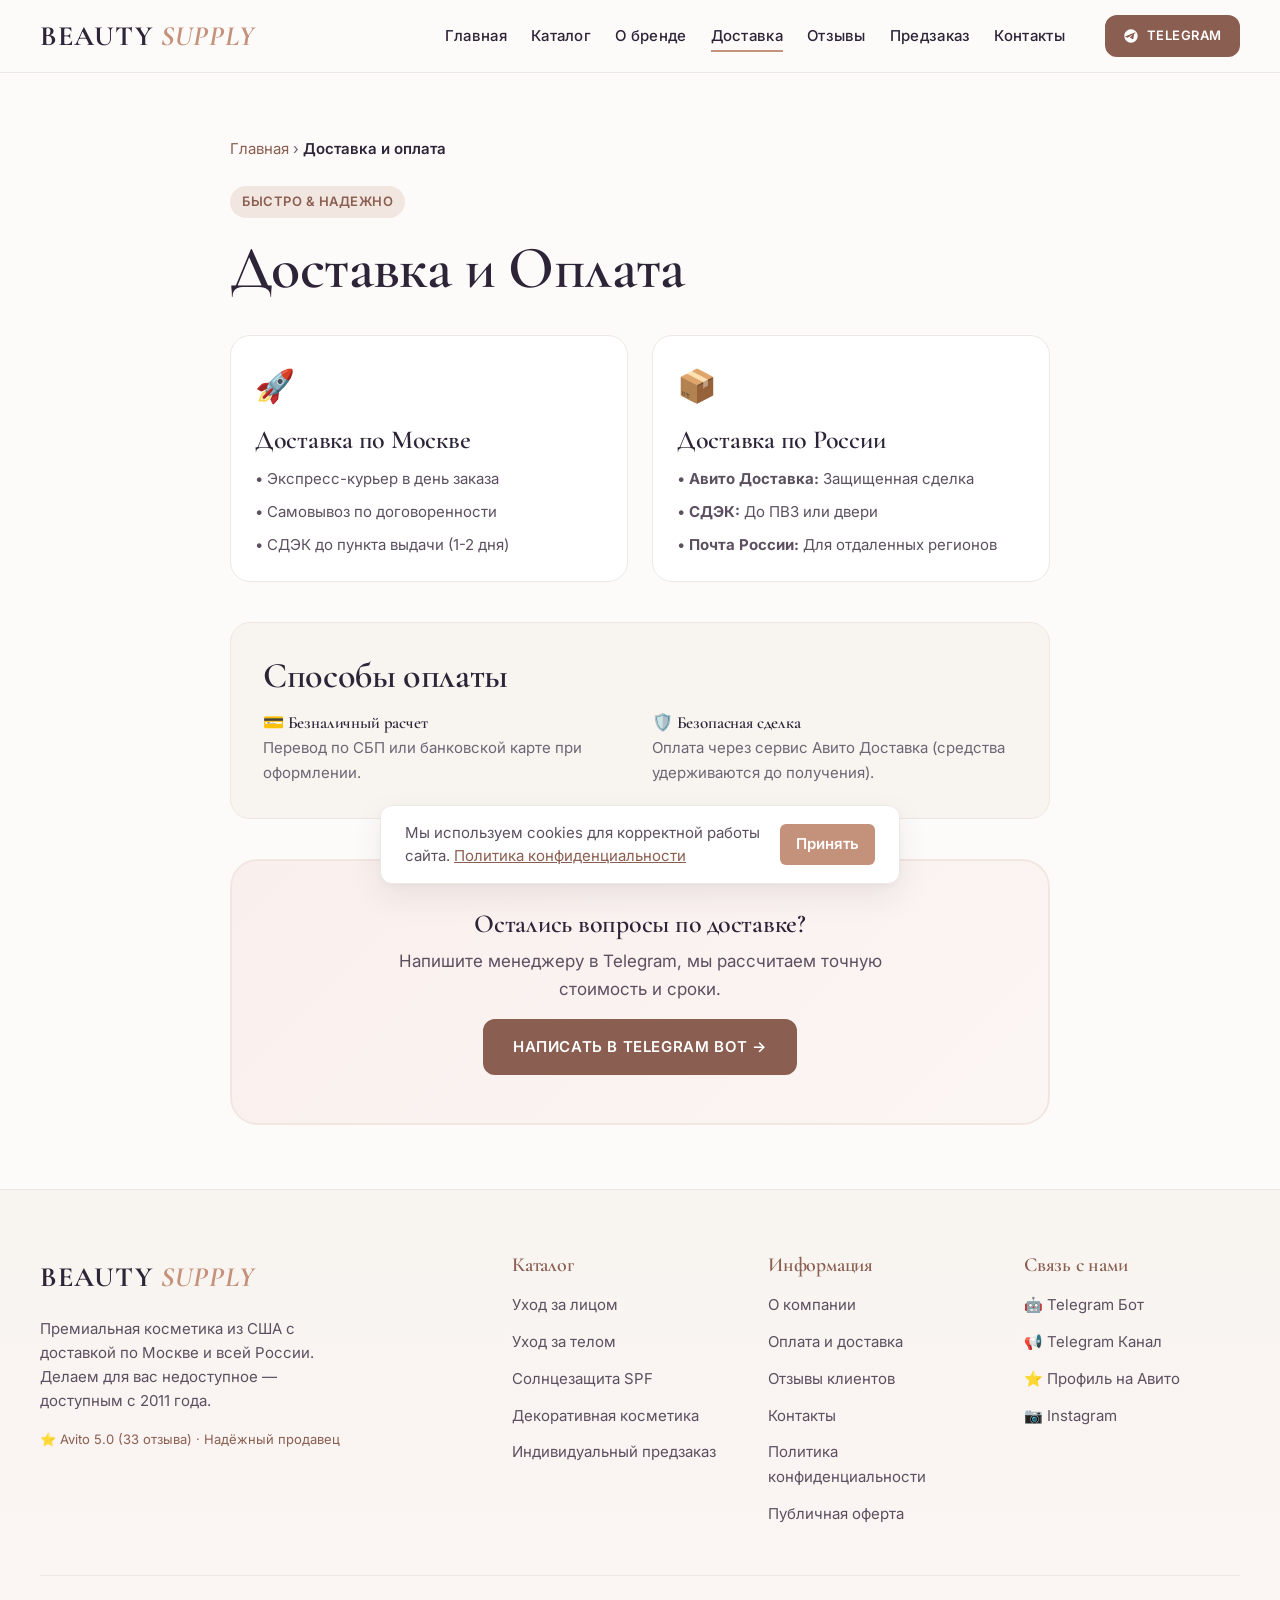
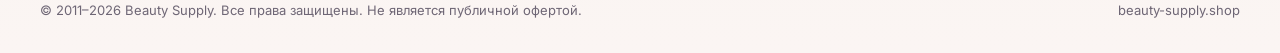
<file: pages/delivery.html>
<!doctype html>
<html lang="ru">
<head>
  <meta charset="utf-8">
  <meta name="viewport" content="width=device-width, initial-scale=1.0">
  <title>Оплата и доставка косметики по Москве и РФ — Beauty Supply</title>
  <meta name="description" content="Условия доставки и оплаты оригинальной косметики из США: курьерская доставка по Москве за 24 часа, СДЭК и Авито Доставка по всей территории России.">
  
  <link rel="canonical" href="https://beautysupplymsk.github.io/s/pages/delivery.html">
  <link rel="icon" type="image/svg+xml" href="../assets/icons/favicon.svg">
  <link rel="stylesheet" href="../styles/main.css">

  <!-- TODO: вставить код счётчика Яндекс.Метрики или Google Analytics -->
  <!-- Инструкция: https://metrika.yandex.ru/ -->

  <meta property="og:type" content="website">
  <meta property="og:url" content="https://beautysupplymsk.github.io/s/pages/delivery.html">
  <meta property="og:title" content="Оплата и доставка косметики по Москве и РФ — Beauty Supply">
  <meta property="og:description" content="Условия доставки и оплаты оригинальной косметики из США: курьерская доставка по Москве за 24 часа, СДЭК и Авито Доставка по всей территории России.">
  <meta property="og:image" content="https://beautysupplymsk.github.io/s/assets/images/og-default.png">
  <meta property="og:image:width" content="1200">
  <meta property="og:image:height" content="630">
  <meta property="og:image:type" content="image/png">

  <meta name="twitter:card" content="summary_large_image">
  <meta name="twitter:title" content="Оплата и доставка косметики по Москве и РФ — Beauty Supply">
  <meta name="twitter:description" content="Условия доставки и оплаты оригинальной косметики из США: курьерская доставка по Москве за 24 часа, СДЭК и Авито Доставка по всей территории России.">
  <meta name="twitter:image" content="https://beautysupplymsk.github.io/s/assets/images/og-default.png">

  <link rel="preconnect" href="https://fonts.googleapis.com">
  <link rel="preconnect" href="https://fonts.gstatic.com" crossorigin>

  <link rel="stylesheet" href="https://fonts.googleapis.com/css2?family=Cormorant+Garamond:ital,wght@0,400;0,500;0,600;0,700;1,400;1,600&family=Inter:wght@300;400;500;600;700&display=swap">
  </head>
<body>
  <a href="#main-content" class="skip-link">Перейти к основному содержимому</a>

  <header id="site-header" class="site-header"></header>

  <main id="main-content" class="section">
    <div class="container" style="max-width: 900px;">
      <nav aria-label="Хлебные крошки" style="margin-bottom: var(--space-6); font-size: var(--text-sm); color: var(--color-muted);">
        <a href="../index.html" style="color: var(--color-accent-dark);">Главная</a> 
        <span aria-hidden="true"> › </span>
        <span style="color: var(--color-primary); font-weight: 600;">Доставка и оплата</span>
      </nav>

      <span class="badge" style="margin-bottom: var(--space-4);">Быстро & Надежно</span>
      <h1 style="margin-bottom: var(--space-8);">Доставка и Оплата</h1>

      <div class="grid" style="grid-template-columns: repeat(auto-fit, minmax(280px, 1fr)); gap: var(--space-6); margin-bottom: var(--space-10);">
        
        <div class="card" style="padding: var(--space-6);">
          <div style="font-size: 2rem; margin-bottom: var(--space-3);">🚀</div>
          <h2 style="font-size: var(--text-xl); margin-bottom: var(--space-3);">Доставка по Москве</h2>
          <ul style="font-size: var(--text-sm); display: flex; flex-direction: column; gap: var(--space-2); color: var(--color-secondary);">
            <li>• Экспресс-курьер в день заказа</li>
            <li>• Самовывоз по договоренности</li>
            <li>• СДЭК до пункта выдачи (1-2 дня)</li>
          </ul>
        </div>

        <div class="card" style="padding: var(--space-6);">
          <div style="font-size: 2rem; margin-bottom: var(--space-3);">📦</div>
          <h2 style="font-size: var(--text-xl); margin-bottom: var(--space-3);">Доставка по России</h2>
          <ul style="font-size: var(--text-sm); display: flex; flex-direction: column; gap: var(--space-2); color: var(--color-secondary);">
            <li>• <strong>Авито Доставка:</strong> Защищенная сделка</li>
            <li>• <strong>СДЭК:</strong> До ПВЗ или двери</li>
            <li>• <strong>Почта России:</strong> Для отдаленных регионов</li>
          </ul>
        </div>

      </div>

      <div style="background: var(--color-surface-elevated); padding: var(--space-8); border-radius: var(--radius-lg); border: 1px solid var(--color-border); margin-bottom: var(--space-10);">
        <h2 style="font-size: var(--text-2xl); margin-bottom: var(--space-4);">Способы оплаты</h2>
        <div class="grid" style="grid-template-columns: repeat(auto-fit, minmax(220px, 1fr)); gap: var(--space-6);">
          <div>
            <h3 style="font-size: var(--text-base); margin-bottom: var(--space-1);">💳 Безналичный расчет</h3>
            <p style="font-size: var(--text-sm); color: var(--color-muted);">Перевод по СБП или банковской карте при оформлении.</p>
          </div>
          <div>
            <h3 style="font-size: var(--text-base); margin-bottom: var(--space-1);">🛡️ Безопасная сделка</h3>
            <p style="font-size: var(--text-sm); color: var(--color-muted);">Оплата через сервис Авито Доставка (средства удерживаются до получения).</p>
          </div>
        </div>
      </div>

      <div class="cta-banner">
        <h3 style="font-size: var(--text-xl); margin-bottom: var(--space-2);">Остались вопросы по доставке?</h3>
        <p style="color: var(--color-secondary); margin-bottom: var(--space-4);">Напишите менеджеру в Telegram, мы рассчитаем точную стоимость и сроки.</p>
        <a href="https://t.me/BEAUTYSUPPLYMSKBOT" target="_blank" rel="noopener noreferrer" class="btn btn-accent">Написать в Telegram Bot →</a>
      </div>

    </div>
  </main>

  <div id="site-footer"></div>

  <script src="../scripts/components.js"></script>
  <script src="../scripts/main.js"></script>
  <script>
    document.addEventListener('DOMContentLoaded', () => {
      renderNav('delivery');
      renderFooter();
    });
  </script>
  <!-- Баннер согласия на использование cookies (152-ФЗ) -->
  <div id="cookie-banner" role="dialog" aria-live="polite" aria-label="Уведомление о cookies" hidden>
    <p>Мы используем cookies для корректной работы сайта.
       <a href="./legal/privacy.html">Политика конфиденциальности</a></p>
    <button id="cookie-accept" type="button">Принять</button>
  </div>
  <script>
    // Инициализация баннера согласия на cookies
    (function () {
      var banner = document.getElementById('cookie-banner');
      var btn = document.getElementById('cookie-accept');
        function lsGet(k) { try { return window.localStorage.getItem(k); } catch (err) { return null; } }
      function lsSet(k, v) { try { window.localStorage.setItem(k, v); } catch (err) {} }
      if (banner && !lsGet('cookies_accepted')) {
        banner.removeAttribute('hidden');
      }
      if (btn) {
        btn.addEventListener('click', function () {
          lsSet('cookies_accepted', '1');
          banner.setAttribute('hidden', '');
        });
      }
    }());
  </script>
</body>
</html>
</file>
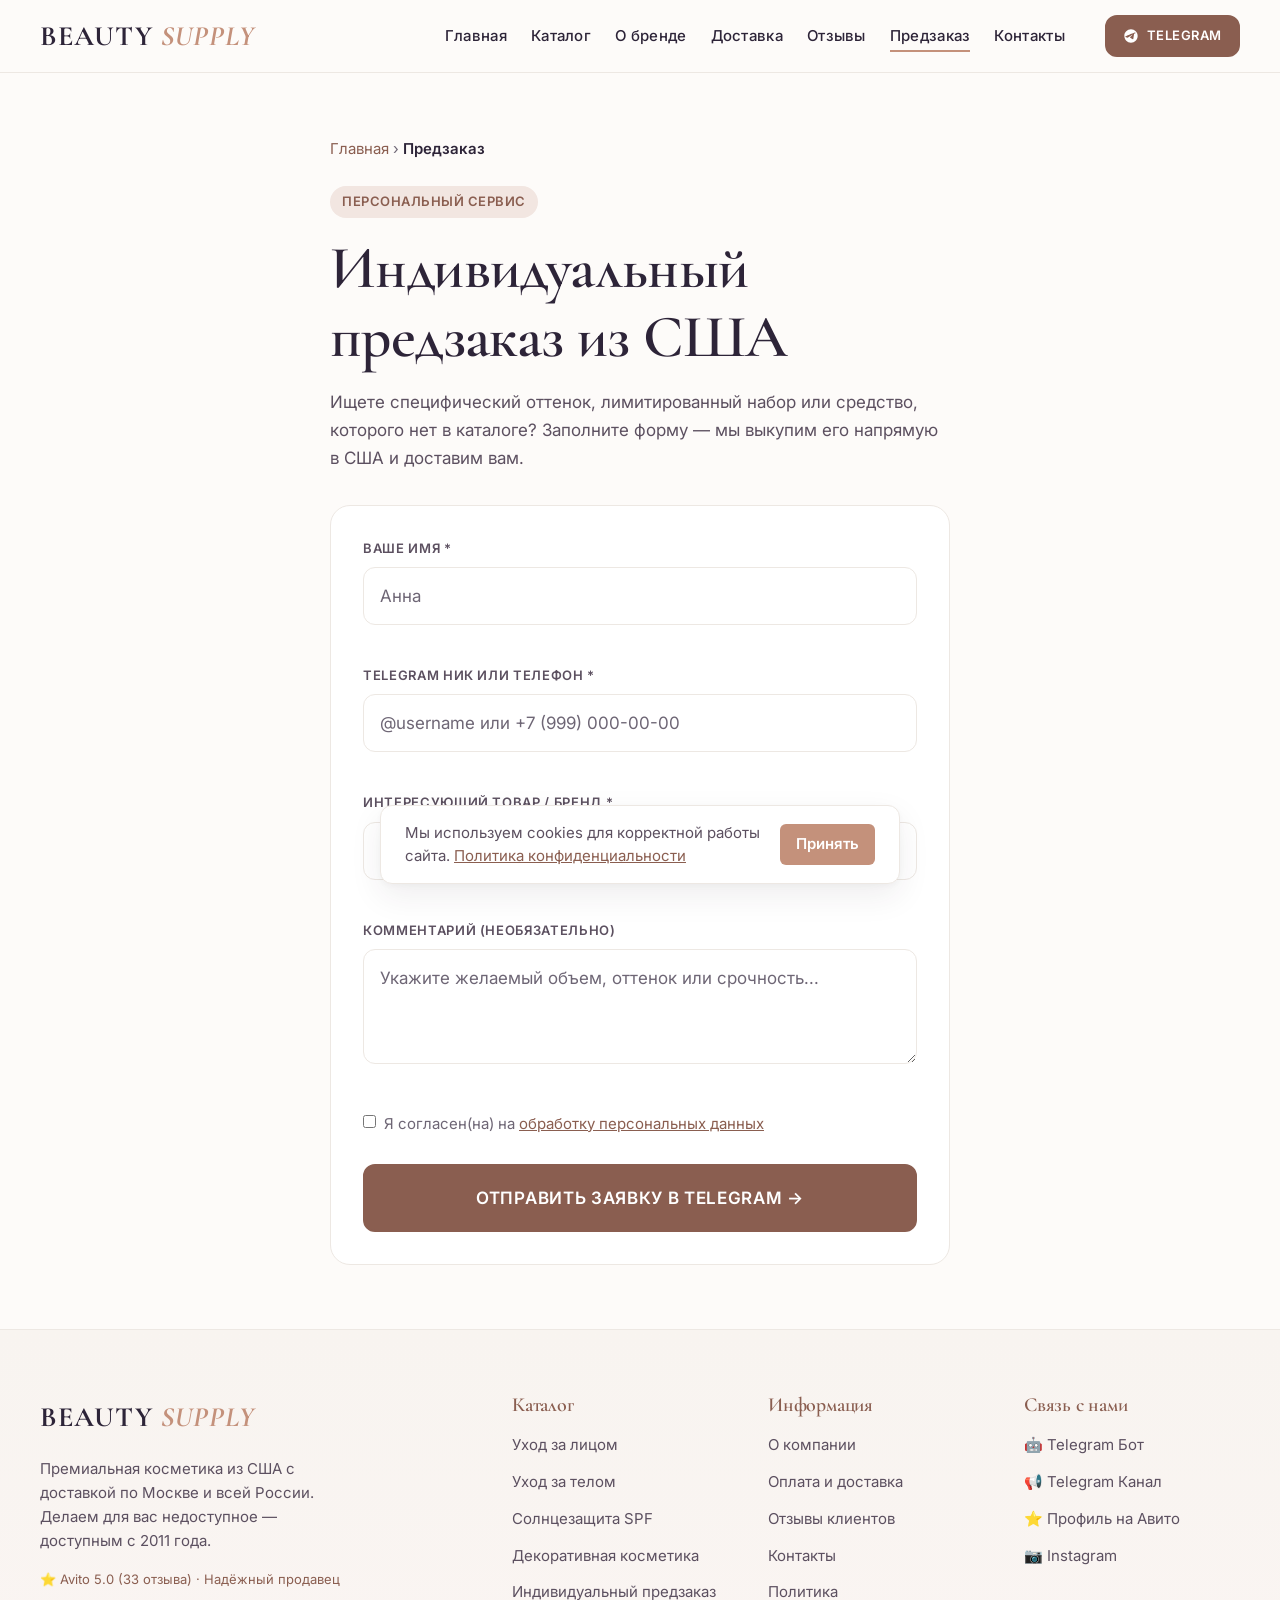
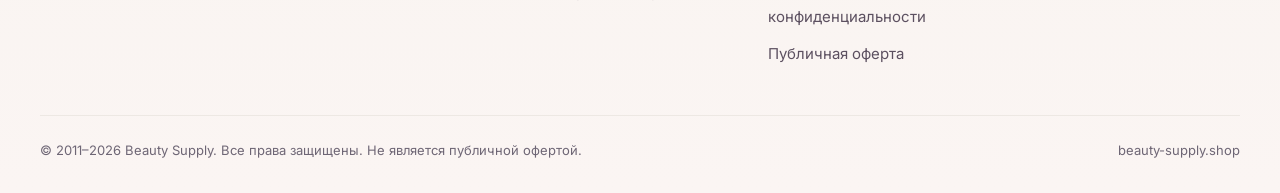
<file: pages/preorder.html>
<!doctype html>
<html lang="ru">
<head>
  <meta charset="utf-8">
  <meta name="viewport" content="width=device-width, initial-scale=1.0">
  <title>Индивидуальный предзаказ косметики из США — Beauty Supply</title>
  <meta name="description" content="Оформление индивидуального предзаказа на редкую и селективную косметику из США. Прямой выкуп у официальных ритейлеров с доставкой по Москве и всей России.">
  
  <link rel="canonical" href="https://beautysupplymsk.github.io/s/pages/preorder.html">
  <link rel="icon" type="image/svg+xml" href="../assets/icons/favicon.svg">
  <link rel="stylesheet" href="../styles/main.css">

  <!-- TODO: вставить код счётчика Яндекс.Метрики или Google Analytics -->
  <!-- Инструкция: https://metrika.yandex.ru/ -->

  <meta property="og:type" content="website">
  <meta property="og:url" content="https://beautysupplymsk.github.io/s/pages/preorder.html">
  <meta property="og:title" content="Индивидуальный предзаказ косметики из США — Beauty Supply">
  <meta property="og:description" content="Оформление индивидуального предзаказа на редкую и селективную косметику из США. Прямой выкуп у официальных ритейлеров с доставкой по Москве и всей России.">
  <meta property="og:image" content="https://beautysupplymsk.github.io/s/assets/images/og-default.png">
  <meta property="og:image:width" content="1200">
  <meta property="og:image:height" content="630">
  <meta property="og:image:type" content="image/png">

  <meta name="twitter:card" content="summary_large_image">
  <meta name="twitter:title" content="Индивидуальный предзаказ косметики из США — Beauty Supply">
  <meta name="twitter:description" content="Оформление индивидуального предзаказа на редкую и селективную косметику из США. Прямой выкуп у официальных ритейлеров с доставкой по Москве и всей России.">
  <meta name="twitter:image" content="https://beautysupplymsk.github.io/s/assets/images/og-default.png">

  <link rel="preconnect" href="https://fonts.googleapis.com">
  <link rel="preconnect" href="https://fonts.gstatic.com" crossorigin>

  <link rel="stylesheet" href="https://fonts.googleapis.com/css2?family=Cormorant+Garamond:ital,wght@0,400;0,500;0,600;0,700;1,400;1,600&family=Inter:wght@300;400;500;600;700&display=swap">
  </head>
<body>
  <a href="#main-content" class="skip-link">Перейти к основному содержимому</a>

  <header id="site-header" class="site-header"></header>

  <main id="main-content" class="section">
    <div class="container" style="max-width: 700px;">
      <nav aria-label="Хлебные крошки" style="margin-bottom: var(--space-6); font-size: var(--text-sm); color: var(--color-muted);">
        <a href="../index.html" style="color: var(--color-accent-dark);">Главная</a> 
        <span aria-hidden="true"> › </span>
        <span style="color: var(--color-primary); font-weight: 600;">Предзаказ</span>
      </nav>

      <span class="badge" style="margin-bottom: var(--space-4);">Персональный сервис</span>
      <h1 style="margin-bottom: var(--space-4);">Индивидуальный предзаказ из США</h1>
      <p style="color: var(--color-secondary); margin-bottom: var(--space-8);">
        Ищете специфический оттенок, лимитированный набор или средство, которого нет в каталоге? Заполните форму — мы выкупим его напрямую в США и доставим вам.
      </p>

      <form id="preorder-form" class="card" style="padding: var(--space-8); display: flex; flex-direction: column; gap: var(--space-5);">
        
        <div class="form-group">
          <label for="form-name" class="form-label">Ваше Имя *</label>
          <input type="text" id="form-name" name="name" required placeholder="Анна" class="form-input">
        </div>

        <div class="form-group">
          <label for="form-contact" class="form-label">Telegram ник или телефон *</label>
          <input type="text" id="form-contact" name="contact" required placeholder="@username или +7 (999) 000-00-00" class="form-input">
        </div>

        <div class="form-group">
          <label for="form-product" class="form-label">Интересующий товар / бренд *</label>
          <input type="text" id="form-product" name="product" required placeholder="Например: Charlotte Tilbury Pillow Talk Medium Lipstick" class="form-input">
        </div>

        <div class="form-group">
          <label for="form-comment" class="form-label">Комментарий (необязательно)</label>
          <textarea id="form-comment" name="comment" rows="3" placeholder="Укажите желаемый объем, оттенок или срочность..." class="form-input"></textarea>
        </div>

        <div style="display: flex; align-items: flex-start; gap: var(--space-2); font-size: var(--text-sm); color: var(--color-muted);">
          <label class="consent-label" style="display: flex; align-items: flex-start; gap: var(--space-2); cursor: pointer;">
            <input type="checkbox" name="consent" id="form-consent" required style="margin-top: 3px;">
            <span>Я согласен(на) на <a href="legal/privacy.html" style="text-decoration: underline; color: var(--color-accent-dark);" target="_blank" rel="noopener noreferrer">обработку персональных данных</a></span>
          </label>
        </div>

        <!-- TODO: при необходимости подключить серверный backend отправки формы -->
        <button type="submit" class="btn btn-accent btn-lg" style="margin-top: var(--space-2);">
          Отправить заявку в Telegram →
        </button>

      </form>

    </div>
  </main>

  <div id="site-footer"></div>

  <script src="../scripts/components.js"></script>
  <script src="../scripts/main.js"></script>
  <script>
    document.addEventListener('DOMContentLoaded', () => {
      renderNav('preorder');
      renderFooter();

      // Pre-fill product if query param exists
      const initialProduct = getQueryParam('product');
      if (initialProduct) {
        const prodInput = document.getElementById('form-product');
        if (prodInput) prodInput.value = initialProduct;
      }

      const form = document.getElementById('preorder-form');
      if (form) {
        form.addEventListener('submit', (e) => {
          e.preventDefault();
          if (!form.elements.consent || !form.elements.consent.checked) {
            return;
          }
          const name = document.getElementById('form-name').value.trim();
          const contact = document.getElementById('form-contact').value.trim();
          const product = document.getElementById('form-product').value.trim();
          const comment = document.getElementById('form-comment').value.trim();

          const msg = [
            'Здравствуйте! Заявка на предзаказ:',
            '• Имя: ' + name,
            '• Контакт: ' + contact,
            '• Товар: ' + product,
            '• Комментарий: ' + (comment || '—')
          ].join('\n');
          if (navigator.clipboard && navigator.clipboard.writeText) {
            navigator.clipboard.writeText(msg).catch(function () {});
          }
          const startToken = 'preorder_' + product.replace(/[^\w\-а-яёА-ЯЁ]+/gi, '_').slice(0, 40);
          const tgUrl = 'https://t.me/BEAUTYSUPPLYMSKBOT?start=' + encodeURIComponent(startToken) + '&text=' + encodeURIComponent(msg);
          window.open(tgUrl, '_blank', 'noopener,noreferrer');

          const existingNote = document.getElementById('preorder-sent-note');
          if (existingNote) existingNote.remove();
          const note = document.createElement('p');
          note.id = 'preorder-sent-note';
          note.setAttribute('role', 'status');
          note.style.cssText = 'margin-top:1rem;font-size:var(--text-sm);color:var(--color-success);';
          note.textContent = 'Заявка подготовлена. Текст скопирован в буфер — вставьте его в чат с ботом, если поле не заполнилось автоматически.';
          form.appendChild(note);
        });
      }
    });
  </script>
  <!-- Баннер согласия на использование cookies (152-ФЗ) -->
  <div id="cookie-banner" role="dialog" aria-live="polite" aria-label="Уведомление о cookies" hidden>
    <p>Мы используем cookies для корректной работы сайта.
       <a href="./legal/privacy.html">Политика конфиденциальности</a></p>
    <button id="cookie-accept" type="button">Принять</button>
  </div>
  <script>
    // Инициализация баннера согласия на cookies
    (function () {
      var banner = document.getElementById('cookie-banner');
      var btn = document.getElementById('cookie-accept');
        function lsGet(k) { try { return window.localStorage.getItem(k); } catch (err) { return null; } }
      function lsSet(k, v) { try { window.localStorage.setItem(k, v); } catch (err) {} }
      if (banner && !lsGet('cookies_accepted')) {
        banner.removeAttribute('hidden');
      }
      if (btn) {
        btn.addEventListener('click', function () {
          lsSet('cookies_accepted', '1');
          banner.setAttribute('hidden', '');
        });
      }
    }());
  </script>
</body>
</html>
</file>
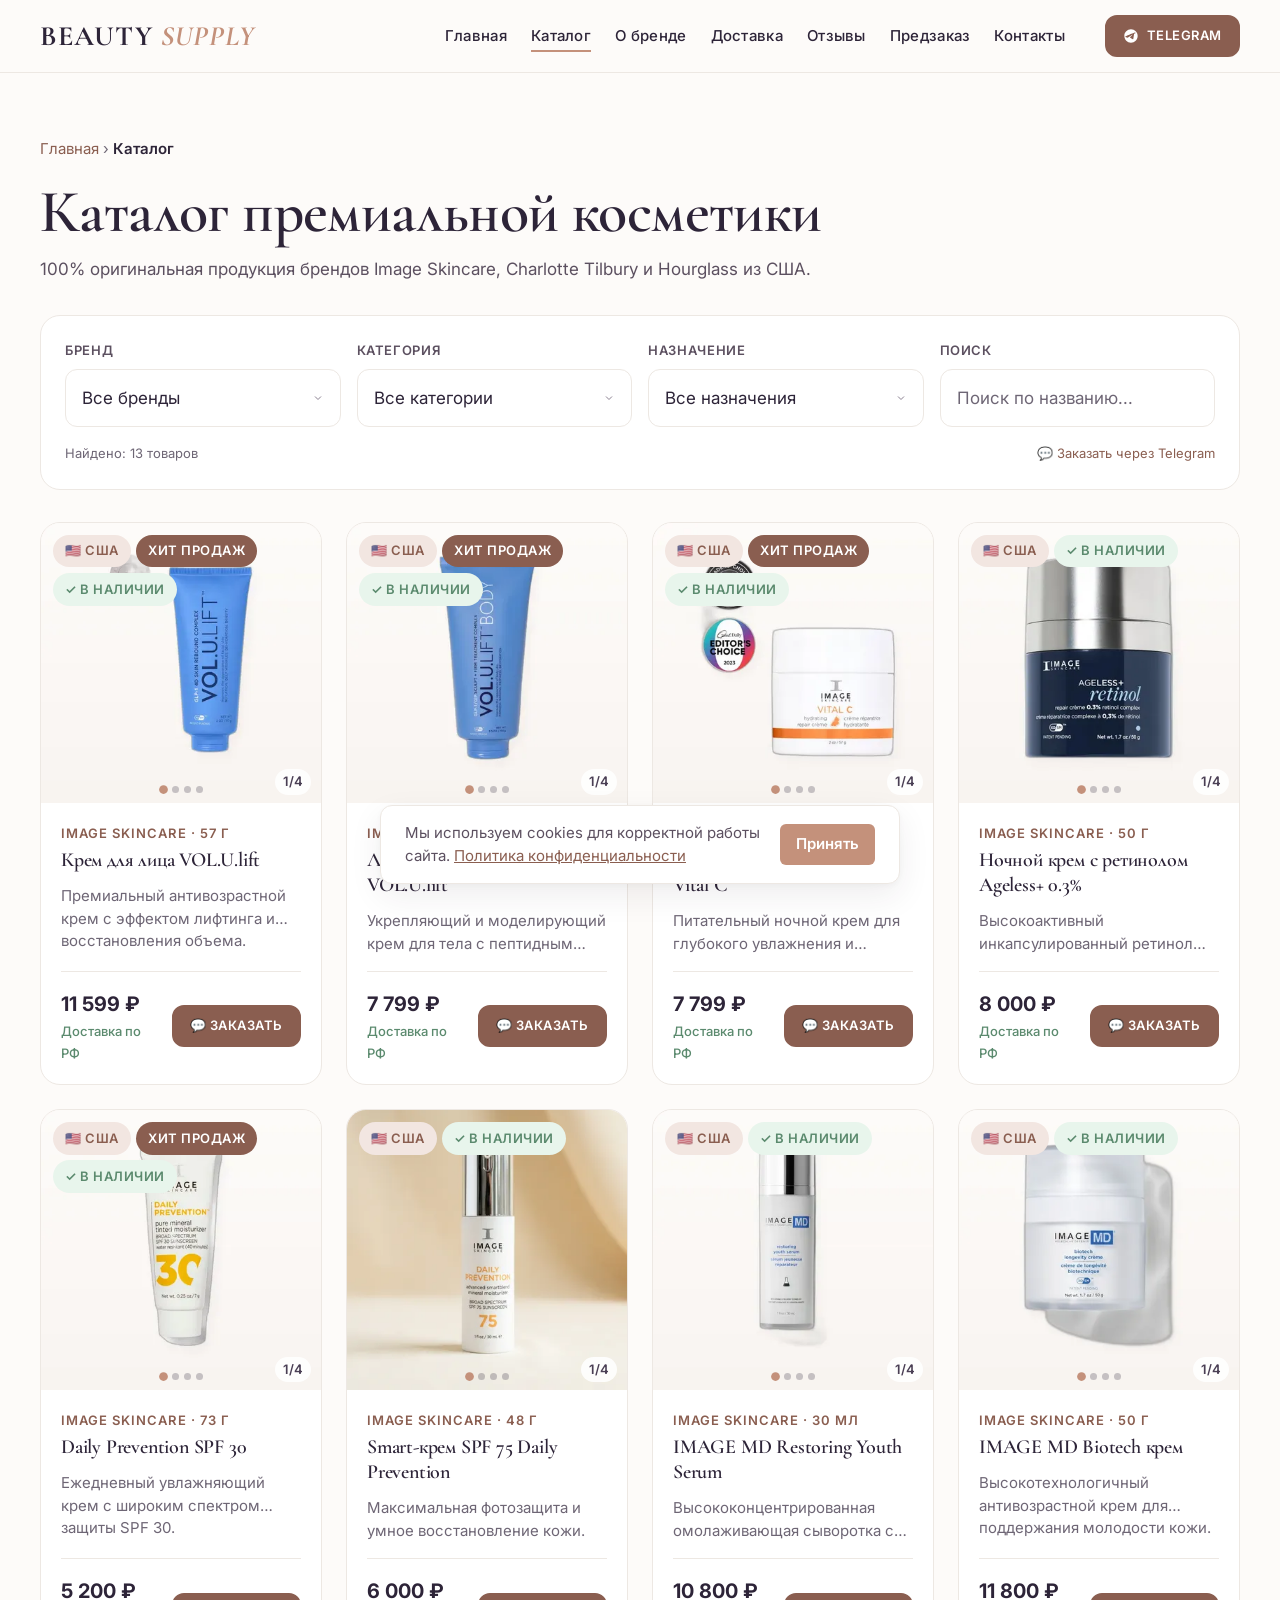
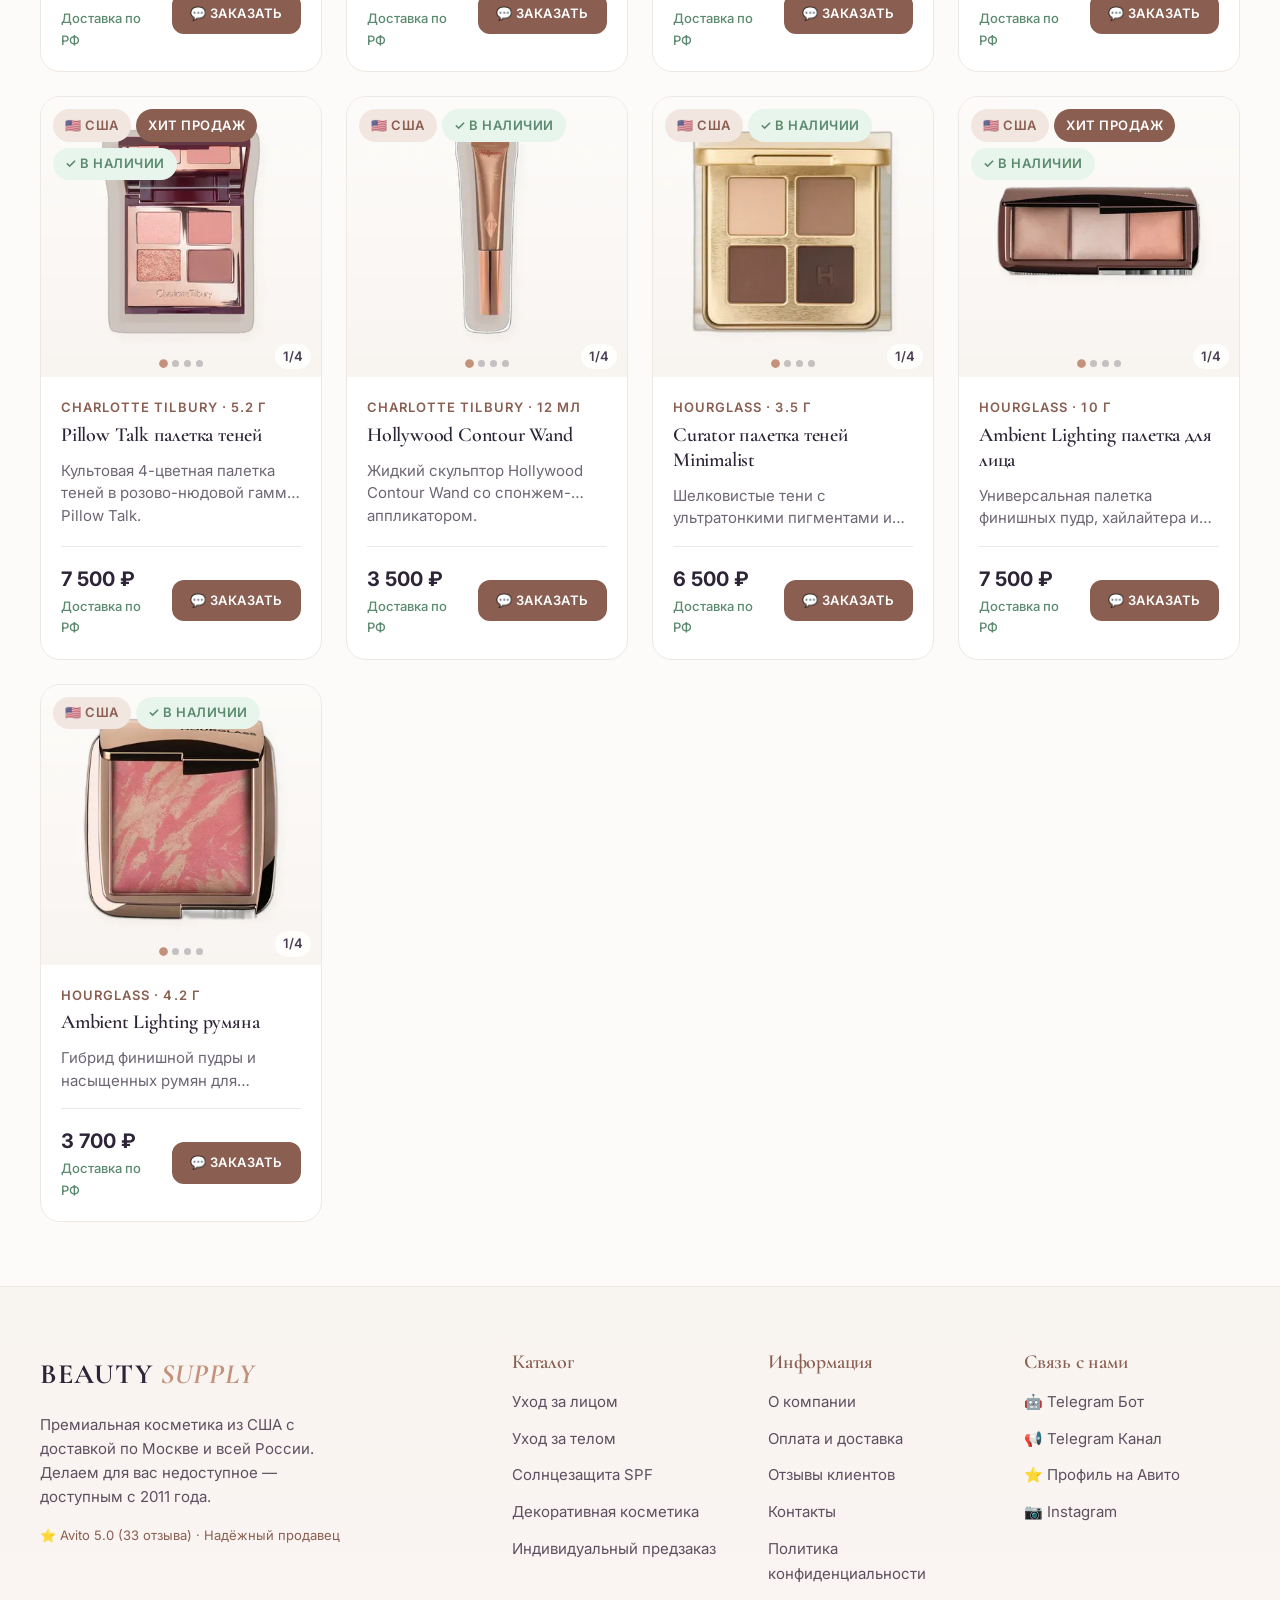
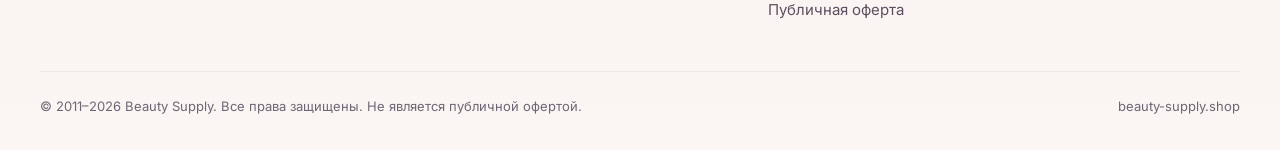
<file: pages/product.html>
<!doctype html>
<html lang="ru">
<head>
  <meta charset="utf-8">
  <meta name="viewport" content="width=device-width, initial-scale=1.0">
  <title>Карточка товара — Премиальная косметика Beauty Supply</title>
  <meta name="description" content="Подробная информация о товаре, характеристики, объем и заказ оригинальной косметики из США с доставкой по Москве и России через Telegram-бота.">
  
  <link rel="canonical" href="https://beautysupplymsk.github.io/s/pages/product.html">
  <link rel="icon" type="image/svg+xml" href="../assets/icons/favicon.svg">
  <link rel="stylesheet" href="../styles/main.css">

  <!-- TODO: вставить код счётчика Яндекс.Метрики или Google Analytics -->
  <!-- Инструкция: https://metrika.yandex.ru/ -->

  <meta property="og:type" content="product">
  <meta property="og:url" content="https://beautysupplymsk.github.io/s/pages/product.html">
  <meta property="og:title" content="Карточка товара — Премиальная косметика Beauty Supply">
  <meta property="og:description" content="Подробная информация о товаре, характеристики, объем и заказ оригинальной косметики из США с доставкой по Москве и России через Telegram-бота.">
  <meta property="og:image" content="https://beautysupplymsk.github.io/s/assets/images/og-default.png">
  <meta property="og:image:width" content="1200">
  <meta property="og:image:height" content="630">
  <meta property="og:image:type" content="image/png">

  <meta name="twitter:card" content="summary_large_image">
  <meta name="twitter:title" content="Карточка товара — Премиальная косметика Beauty Supply">
  <meta name="twitter:description" content="Подробная информация о товаре, характеристики, объем и заказ оригинальной косметики из США с доставкой по Москве и России через Telegram-бота.">
  <meta name="twitter:image" content="https://beautysupplymsk.github.io/s/assets/images/og-default.png">
  <link rel="preconnect" href="https://fonts.googleapis.com">
  <link rel="preconnect" href="https://fonts.gstatic.com" crossorigin>

  <link rel="stylesheet" href="https://fonts.googleapis.com/css2?family=Cormorant+Garamond:ital,wght@0,400;0,500;0,600;0,700;1,400;1,600&family=Inter:wght@300;400;500;600;700&display=swap">
  </head>
<body>
  <a href="#main-content" class="skip-link">Перейти к основному содержимому</a>

  <header id="site-header" class="site-header"></header>

  <main id="main-content" class="section">
    <div class="container" id="product-detail-container">
      <h1 class="sr-only">Премиальная косметика из США — Карточка товара Beauty Supply</h1>
      <div class="text-center" style="padding: var(--space-12) 0;">
        <div class="skeleton" style="height: 40px; width: 200px; margin: 0 auto var(--space-4);"></div>
        <div class="skeleton" style="height: 20px; width: 300px; margin: 0 auto;"></div>
      </div>
    </div>
  </main>

  <div id="site-footer"></div>

  <script src="../scripts/components.js"></script>
  <script src="../scripts/main.js"></script>
  <script>
    document.addEventListener('DOMContentLoaded', () => {
      renderNav('catalog');
      renderFooter();
      initProductDetailPage();
    });
  </script>
  <!-- Баннер согласия на использование cookies (152-ФЗ) -->
  <div id="cookie-banner" role="dialog" aria-live="polite" aria-label="Уведомление о cookies" hidden>
    <p>Мы используем cookies для корректной работы сайта.
       <a href="./legal/privacy.html">Политика конфиденциальности</a></p>
    <button id="cookie-accept" type="button">Принять</button>
  </div>
  <script>
    // Инициализация баннера согласия на cookies
    (function () {
      var banner = document.getElementById('cookie-banner');
      var btn = document.getElementById('cookie-accept');
        function lsGet(k) { try { return window.localStorage.getItem(k); } catch (err) { return null; } }
      function lsSet(k, v) { try { window.localStorage.setItem(k, v); } catch (err) {} }
      if (banner && !lsGet('cookies_accepted')) {
        banner.removeAttribute('hidden');
      }
      if (btn) {
        btn.addEventListener('click', function () {
          lsSet('cookies_accepted', '1');
          banner.setAttribute('hidden', '');
        });
      }
    }());
  </script>
</body>
</html>
</file>
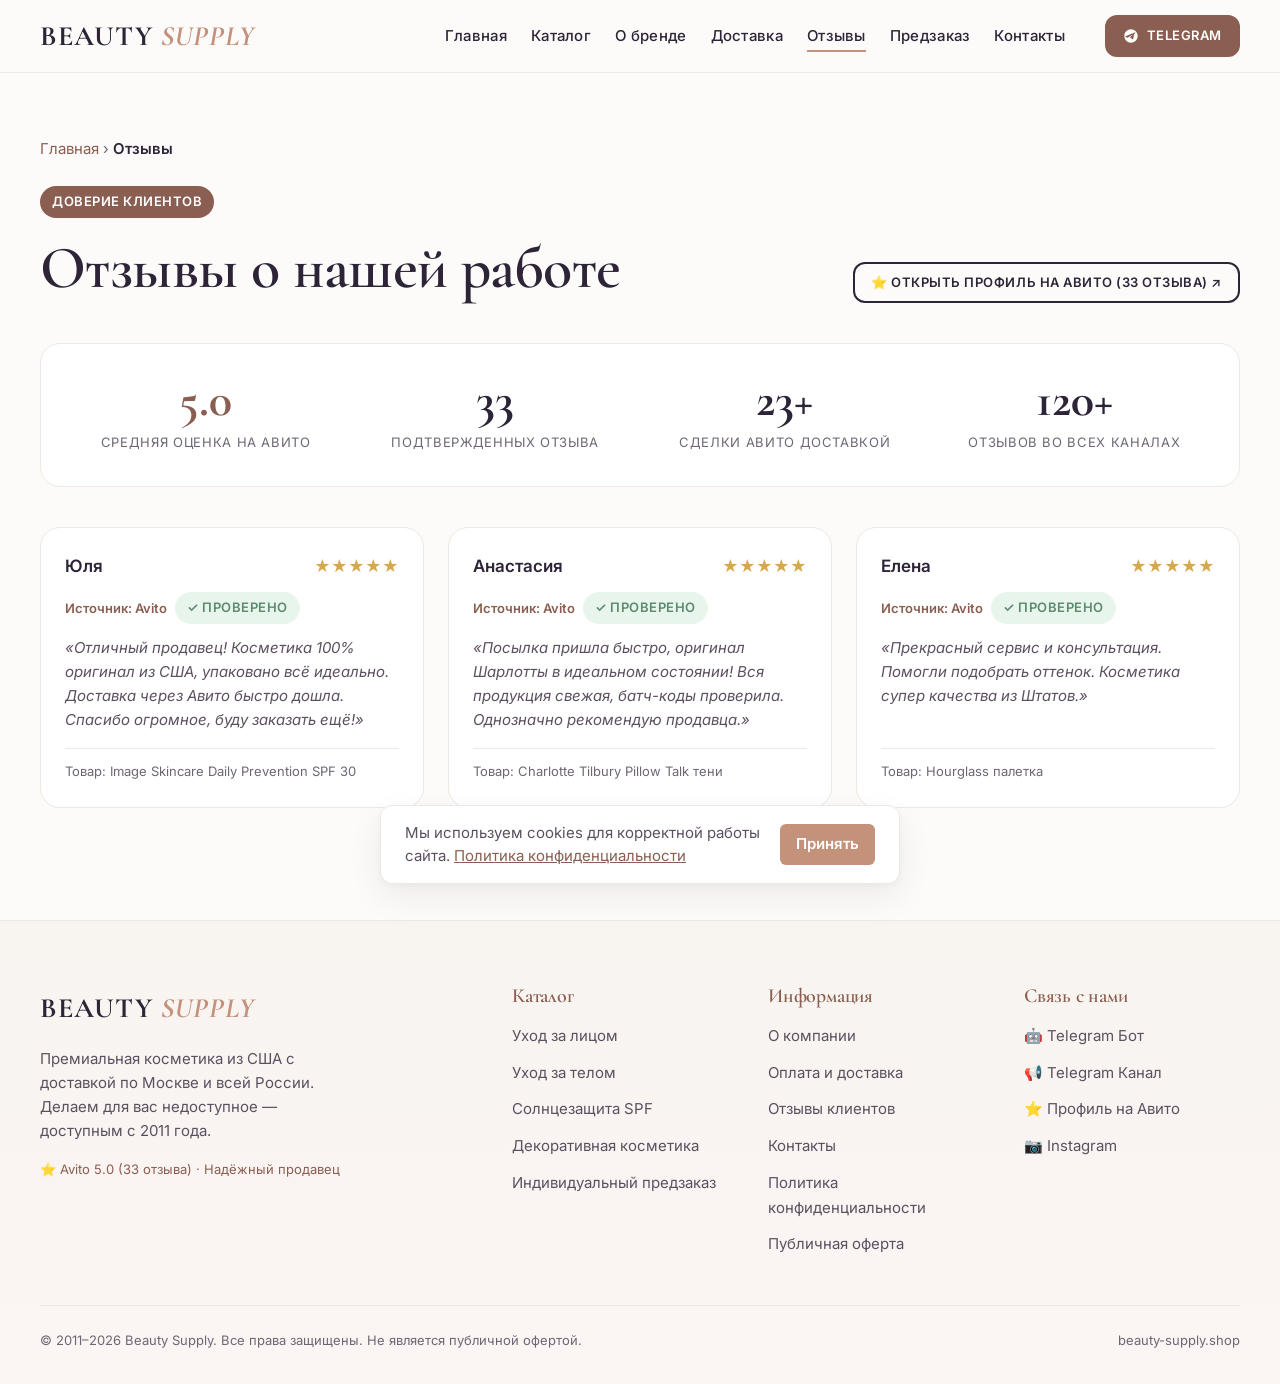
<file: pages/reviews.html>
<!doctype html>
<html lang="ru">
<head>
  <meta charset="utf-8">
  <meta name="viewport" content="width=device-width, initial-scale=1.0">
  <title>Отзывы покупателей о косметике из США — Beauty Supply</title>
  <meta name="description" content="Отзывы реальных покупателей Beauty Supply: рейтинг 5.0 на Авито, 33+ подтвержденных отзыва и более 23 успешных доставок оригинальной косметики по России.">
  
  <link rel="canonical" href="https://beautysupplymsk.github.io/s/pages/reviews.html">
  <link rel="icon" type="image/svg+xml" href="../assets/icons/favicon.svg">
  <link rel="stylesheet" href="../styles/main.css">

  <!-- TODO: вставить код счётчика Яндекс.Метрики или Google Analytics -->
  <!-- Инструкция: https://metrika.yandex.ru/ -->

  <meta property="og:type" content="website">
  <meta property="og:url" content="https://beautysupplymsk.github.io/s/pages/reviews.html">
  <meta property="og:title" content="Отзывы покупателей о косметике из США — Beauty Supply">
  <meta property="og:description" content="Отзывы реальных покупателей Beauty Supply: рейтинг 5.0 на Авито, 33+ подтвержденных отзыва и более 23 успешных доставок оригинальной косметики по России.">
  <meta property="og:image" content="https://beautysupplymsk.github.io/s/assets/images/og-default.png">
  <meta property="og:image:width" content="1200">
  <meta property="og:image:height" content="630">
  <meta property="og:image:type" content="image/png">

  <meta name="twitter:card" content="summary_large_image">
  <meta name="twitter:title" content="Отзывы покупателей о косметике из США — Beauty Supply">
  <meta name="twitter:description" content="Отзывы реальных покупателей Beauty Supply: рейтинг 5.0 на Авито, 33+ подтвержденных отзыва и более 23 успешных доставок оригинальной косметики по России.">
  <meta name="twitter:image" content="https://beautysupplymsk.github.io/s/assets/images/og-default.png">

  <link rel="preconnect" href="https://fonts.googleapis.com">
  <link rel="preconnect" href="https://fonts.gstatic.com" crossorigin>

  <link rel="stylesheet" href="https://fonts.googleapis.com/css2?family=Cormorant+Garamond:ital,wght@0,400;0,500;0,600;0,700;1,400;1,600&family=Inter:wght@300;400;500;600;700&display=swap">
  </head>
<body>
  <a href="#main-content" class="skip-link">Перейти к основному содержимому</a>

  <header id="site-header" class="site-header"></header>

  <main id="main-content" class="section">
    <div class="container">
      <nav aria-label="Хлебные крошки" style="margin-bottom: var(--space-6); font-size: var(--text-sm); color: var(--color-muted);">
        <a href="../index.html" style="color: var(--color-accent-dark);">Главная</a> 
        <span aria-hidden="true"> › </span>
        <span style="color: var(--color-primary); font-weight: 600;">Отзывы</span>
      </nav>

      <div style="display: flex; justify-content: space-between; align-items: flex-end; margin-bottom: var(--space-10); flex-wrap: wrap; gap: var(--space-4);">
        <div>
          <span class="badge badge-accent" style="margin-bottom: var(--space-2);">Доверие клиентов</span>
          <h1 style="margin-top: var(--space-2);">Отзывы о нашей работе</h1>
        </div>
        <a href="https://www.avito.ru/user/7d5cc17e554a6f4d901ec51bdd907f7b/profile" target="_blank" rel="noopener noreferrer" class="btn btn-outline btn-sm">
          ⭐ Открыть профиль на Авито (33 отзыва) ↗
        </a>
      </div>

      <!-- Trust Stats Banner -->
      <div style="background: var(--color-surface); border: 1px solid var(--color-border); padding: var(--space-8); border-radius: var(--radius-lg); margin-bottom: var(--space-10);">
        <div class="stats-grid">
          <div>
            <div class="stat-number" style="color: var(--color-accent-dark);">5.0</div>
            <div class="stat-label">Средняя оценка на Авито</div>
          </div>
          <div>
            <div class="stat-number">33</div>
            <div class="stat-label">Подтвержденных отзыва</div>
          </div>
          <div>
            <div class="stat-number">23+</div>
            <div class="stat-label">Сделки Авито Доставкой</div>
          </div>
          <div>
            <div class="stat-number">120+</div>
            <div class="stat-label">Отзывов во всех каналах</div>
          </div>
        </div>
      </div>

      <!-- Reviews Grid -->
      <h2 class="sr-only">Список отзывов покупателей</h2>
      <div id="all-reviews-grid" class="grid" style="grid-template-columns: repeat(auto-fill, minmax(320px, 1fr)); margin-bottom: var(--space-12);">
        <!-- JS Loaded -->
      </div>

    </div>
  </main>

  <div id="site-footer"></div>

  <script src="../scripts/components.js"></script>
  <script src="../scripts/main.js"></script>
  <script>
    document.addEventListener('DOMContentLoaded', () => {
      renderNav('reviews');
      renderFooter();

      fetch(`${getBasePath()}assets/data/reviews.json`)
        .then(res => {
          if (!res.ok) throw new Error('Network response was not ok');
          return res.json();
        })
        .then(reviews => {
          const container = document.getElementById('all-reviews-grid');
          if (container) {
            container.innerHTML = reviews.map(r => renderReviewCard(r)).join('');
          }
        })
        .catch(err => {
          console.error('Error loading reviews:', err);
          const container = document.getElementById('all-reviews-grid');
          if (container) {
            container.innerHTML = '<p class="error" style="grid-column: 1/-1; text-align: center; color: var(--color-muted); padding: var(--space-8) 0;">Не удалось загрузить отзывы. Обновите страницу.</p>';
          }
        });
    });
  </script>
  <!-- Баннер согласия на использование cookies (152-ФЗ) -->
  <div id="cookie-banner" role="dialog" aria-live="polite" aria-label="Уведомление о cookies" hidden>
    <p>Мы используем cookies для корректной работы сайта.
       <a href="./legal/privacy.html">Политика конфиденциальности</a></p>
    <button id="cookie-accept" type="button">Принять</button>
  </div>
  <script>
    // Инициализация баннера согласия на cookies
    (function () {
      var banner = document.getElementById('cookie-banner');
      var btn = document.getElementById('cookie-accept');
        function lsGet(k) { try { return window.localStorage.getItem(k); } catch (err) { return null; } }
      function lsSet(k, v) { try { window.localStorage.setItem(k, v); } catch (err) {} }
      if (banner && !lsGet('cookies_accepted')) {
        banner.removeAttribute('hidden');
      }
      if (btn) {
        btn.addEventListener('click', function () {
          lsSet('cookies_accepted', '1');
          banner.setAttribute('hidden', '');
        });
      }
    }());
  </script>
</body>
</html>
</file>
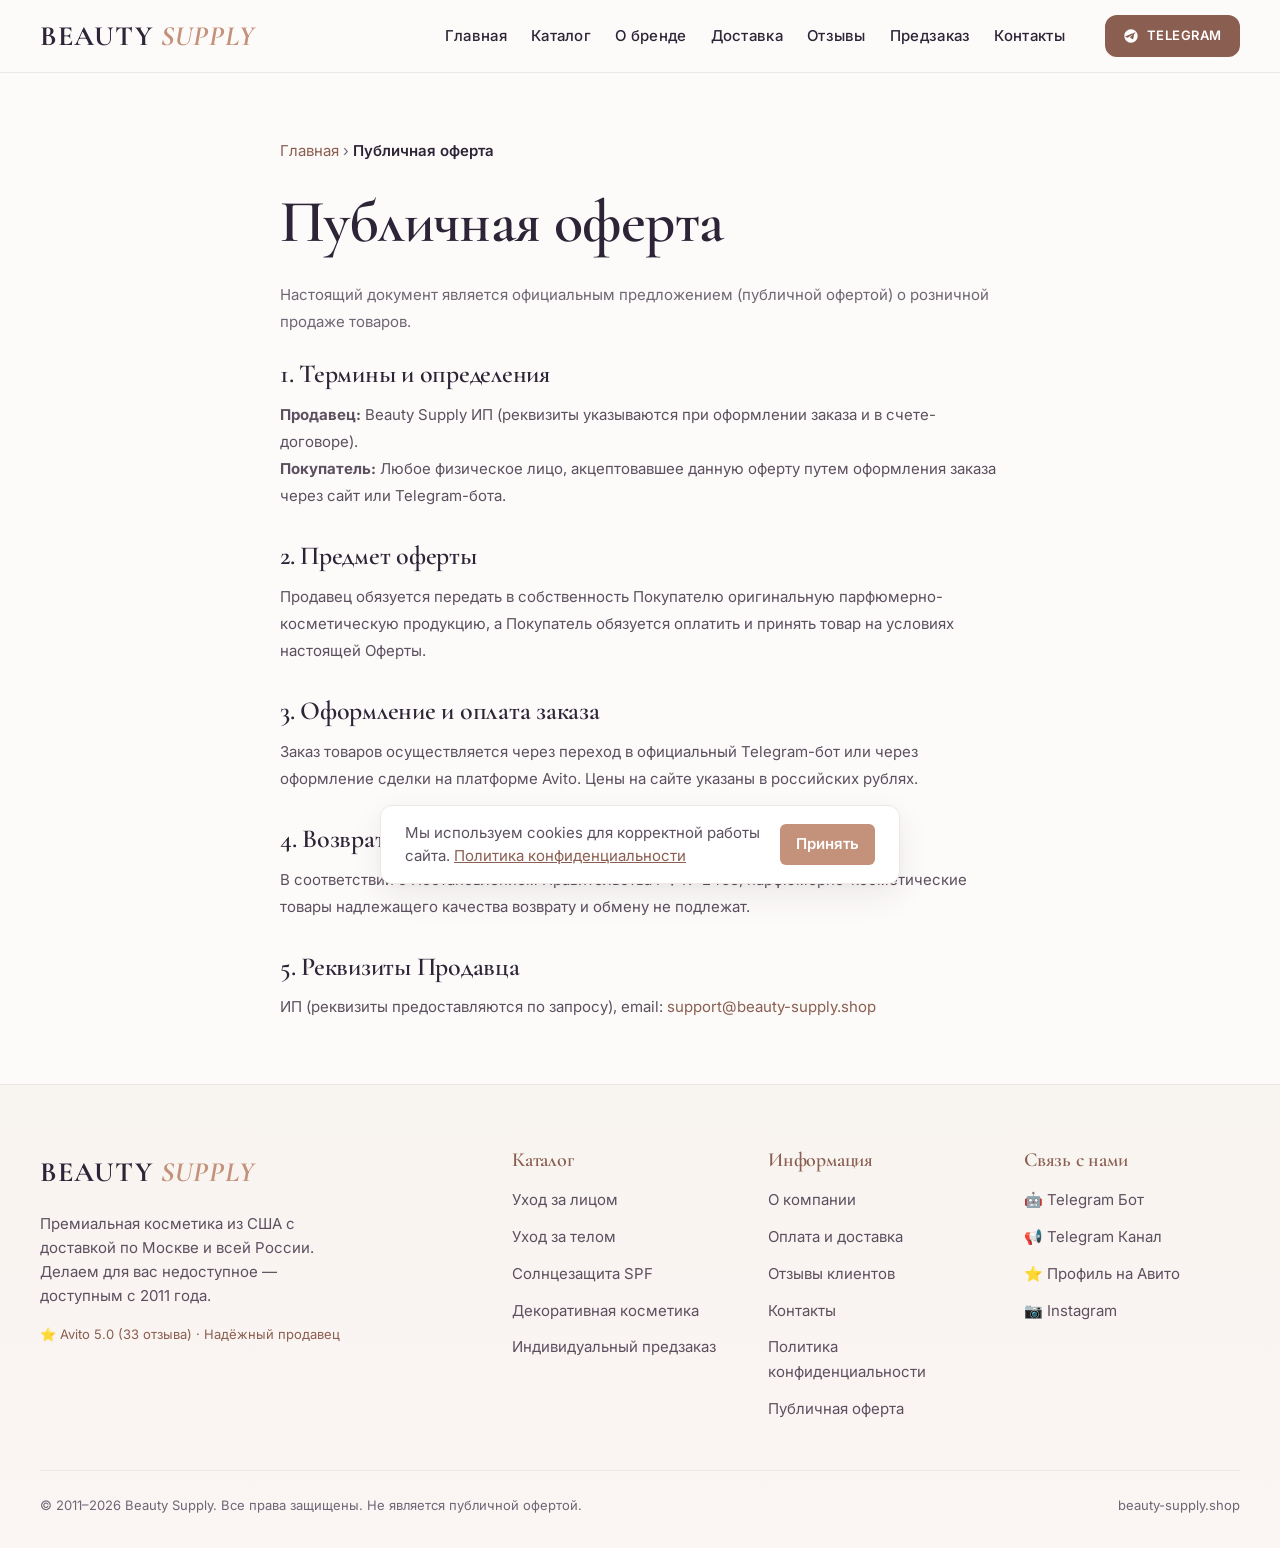
<file: pages/legal/offer.html>
<!doctype html>
<html lang="ru">
<head>
  <meta charset="utf-8">
  <meta name="viewport" content="width=device-width, initial-scale=1.0">
  <title>Публичная оферта интернет-магазина косметики Beauty Supply</title>
  <meta name="description" content="Официальный текст публичной оферты интернет-магазина Beauty Supply на розничную продажу оригинальной парфюмерно-косметической продукции с доставкой по РФ.">
  
  <link rel="canonical" href="https://beautysupplymsk.github.io/s/pages/legal/offer.html">
  <link rel="icon" type="image/svg+xml" href="../../assets/icons/favicon.svg">
  <link rel="stylesheet" href="../../styles/main.css">

  <!-- TODO: вставить код счётчика Яндекс.Метрики или Google Analytics -->
  <!-- Инструкция: https://metrika.yandex.ru/ -->

  <meta property="og:type" content="website">
  <meta property="og:url" content="https://beautysupplymsk.github.io/s/pages/legal/offer.html">
  <meta property="og:title" content="Публичная оферта интернет-магазина косметики Beauty Supply">
  <meta property="og:description" content="Официальный текст публичной оферты интернет-магазина Beauty Supply на розничную продажу оригинальной парфюмерно-косметической продукции с доставкой по РФ.">
  <meta property="og:image" content="https://beautysupplymsk.github.io/s/assets/images/og-default.png">
  <meta property="og:image:width" content="1200">
  <meta property="og:image:height" content="630">
  <meta property="og:image:type" content="image/png">

  <meta name="twitter:card" content="summary_large_image">
  <meta name="twitter:title" content="Публичная оферта интернет-магазина косметики Beauty Supply">
  <meta name="twitter:description" content="Официальный текст публичной оферты интернет-магазина Beauty Supply на розничную продажу оригинальной парфюмерно-косметической продукции с доставкой по РФ.">
  <meta name="twitter:image" content="https://beautysupplymsk.github.io/s/assets/images/og-default.png">

  <link rel="preconnect" href="https://fonts.googleapis.com">
  <link rel="preconnect" href="https://fonts.gstatic.com" crossorigin>

  <link rel="stylesheet" href="https://fonts.googleapis.com/css2?family=Cormorant+Garamond:ital,wght@0,400;0,500;0,600;0,700;1,400;1,600&family=Inter:wght@300;400;500;600;700&display=swap">
  </head>
<body>
  <a href="#main-content" class="skip-link">Перейти к основному содержимому</a>

  <header id="site-header" class="site-header"></header>

  <main id="main-content" class="section">
    <div class="container" style="max-width: 800px; line-height: 1.8;">
      <nav aria-label="Хлебные крошки" style="margin-bottom: var(--space-6); font-size: var(--text-sm); color: var(--color-muted);">
        <a href="../../index.html" style="color: var(--color-accent-dark);">Главная</a> 
        <span aria-hidden="true"> › </span>
        <span style="color: var(--color-primary); font-weight: 600;">Публичная оферта</span>
      </nav>

      <h1 style="margin-bottom: var(--space-6);">Публичная оферта</h1>

      <p style="font-size: var(--text-sm); color: var(--color-muted); margin-bottom: var(--space-6);">
        Настоящий документ является официальным предложением (публичной офертой) о розничной продаже товаров.
      </p>

      <div style="display: flex; flex-direction: column; gap: var(--space-8); font-size: var(--text-sm);">
        <section>
          <h2 style="font-size: var(--text-xl); margin-bottom: var(--space-3);">1. Термины и определения</h2>
          <p style="color: var(--color-secondary);">
            <strong>Продавец:</strong> Beauty Supply ИП <!-- TODO: заполнить вручную — агент не имеет права выдумывать это значение --> (реквизиты указываются при оформлении заказа и в счете-договоре).<br>
            <strong>Покупатель:</strong> Любое физическое лицо, акцептовавшее данную оферту путем оформления заказа через сайт или Telegram-бота.
          </p>
        </section>

        <section>
          <h2 style="font-size: var(--text-xl); margin-bottom: var(--space-3);">2. Предмет оферты</h2>
          <p style="color: var(--color-secondary);">
            Продавец обязуется передать в собственность Покупателю оригинальную парфюмерно-косметическую продукцию, а Покупатель обязуется оплатить и принять товар на условиях настоящей Оферты.
          </p>
        </section>

        <section>
          <h2 style="font-size: var(--text-xl); margin-bottom: var(--space-3);">3. Оформление и оплата заказа</h2>
          <p style="color: var(--color-secondary);">
            Заказ товаров осуществляется через переход в официальный Telegram-бот или через оформление сделки на платформе Avito. Цены на сайте указаны в российских рублях.
          </p>
        </section>

        <section>
          <h2 style="font-size: var(--text-xl); margin-bottom: var(--space-3);">4. Возврат и обмен</h2>
          <p style="color: var(--color-secondary);">
            В соответствии с Постановлением Правительства РФ № 2463, парфюмерно-косметические товары надлежащего качества возврату и обмену не подлежат.
          </p>
        </section>

        <section>
          <h2 style="font-size: var(--text-xl); margin-bottom: var(--space-3);">5. Реквизиты Продавца</h2>
          <p style="color: var(--color-secondary);">
            ИП <!-- TODO: заполнить вручную — агент не имеет права выдумывать это значение --> (реквизиты предоставляются по запросу), email: <a href="mailto:support@beauty-supply.shop" style="color: var(--color-accent-dark);">support@beauty-supply.shop</a>
          </p>
        </section>
      </div>

    </div>
  </main>

  <div id="site-footer"></div>

  <script src="../../scripts/components.js"></script>
  <script src="../../scripts/main.js"></script>
  <script>
    document.addEventListener('DOMContentLoaded', () => {
      renderNav('');
      renderFooter();
    });
  </script>
  <!-- Баннер согласия на использование cookies (152-ФЗ) -->
  <div id="cookie-banner" role="dialog" aria-live="polite" aria-label="Уведомление о cookies" hidden>
    <p>Мы используем cookies для корректной работы сайта.
       <a href="privacy.html">Политика конфиденциальности</a></p>
    <button id="cookie-accept" type="button">Принять</button>
  </div>
  <script>
    // Инициализация баннера согласия на cookies
    (function () {
      var banner = document.getElementById('cookie-banner');
      var btn = document.getElementById('cookie-accept');
        function lsGet(k) { try { return window.localStorage.getItem(k); } catch (err) { return null; } }
      function lsSet(k, v) { try { window.localStorage.setItem(k, v); } catch (err) {} }
      if (banner && !lsGet('cookies_accepted')) {
        banner.removeAttribute('hidden');
      }
      if (btn) {
        btn.addEventListener('click', function () {
          lsSet('cookies_accepted', '1');
          banner.setAttribute('hidden', '');
        });
      }
    }());
  </script>
</body>
</html>
</file>
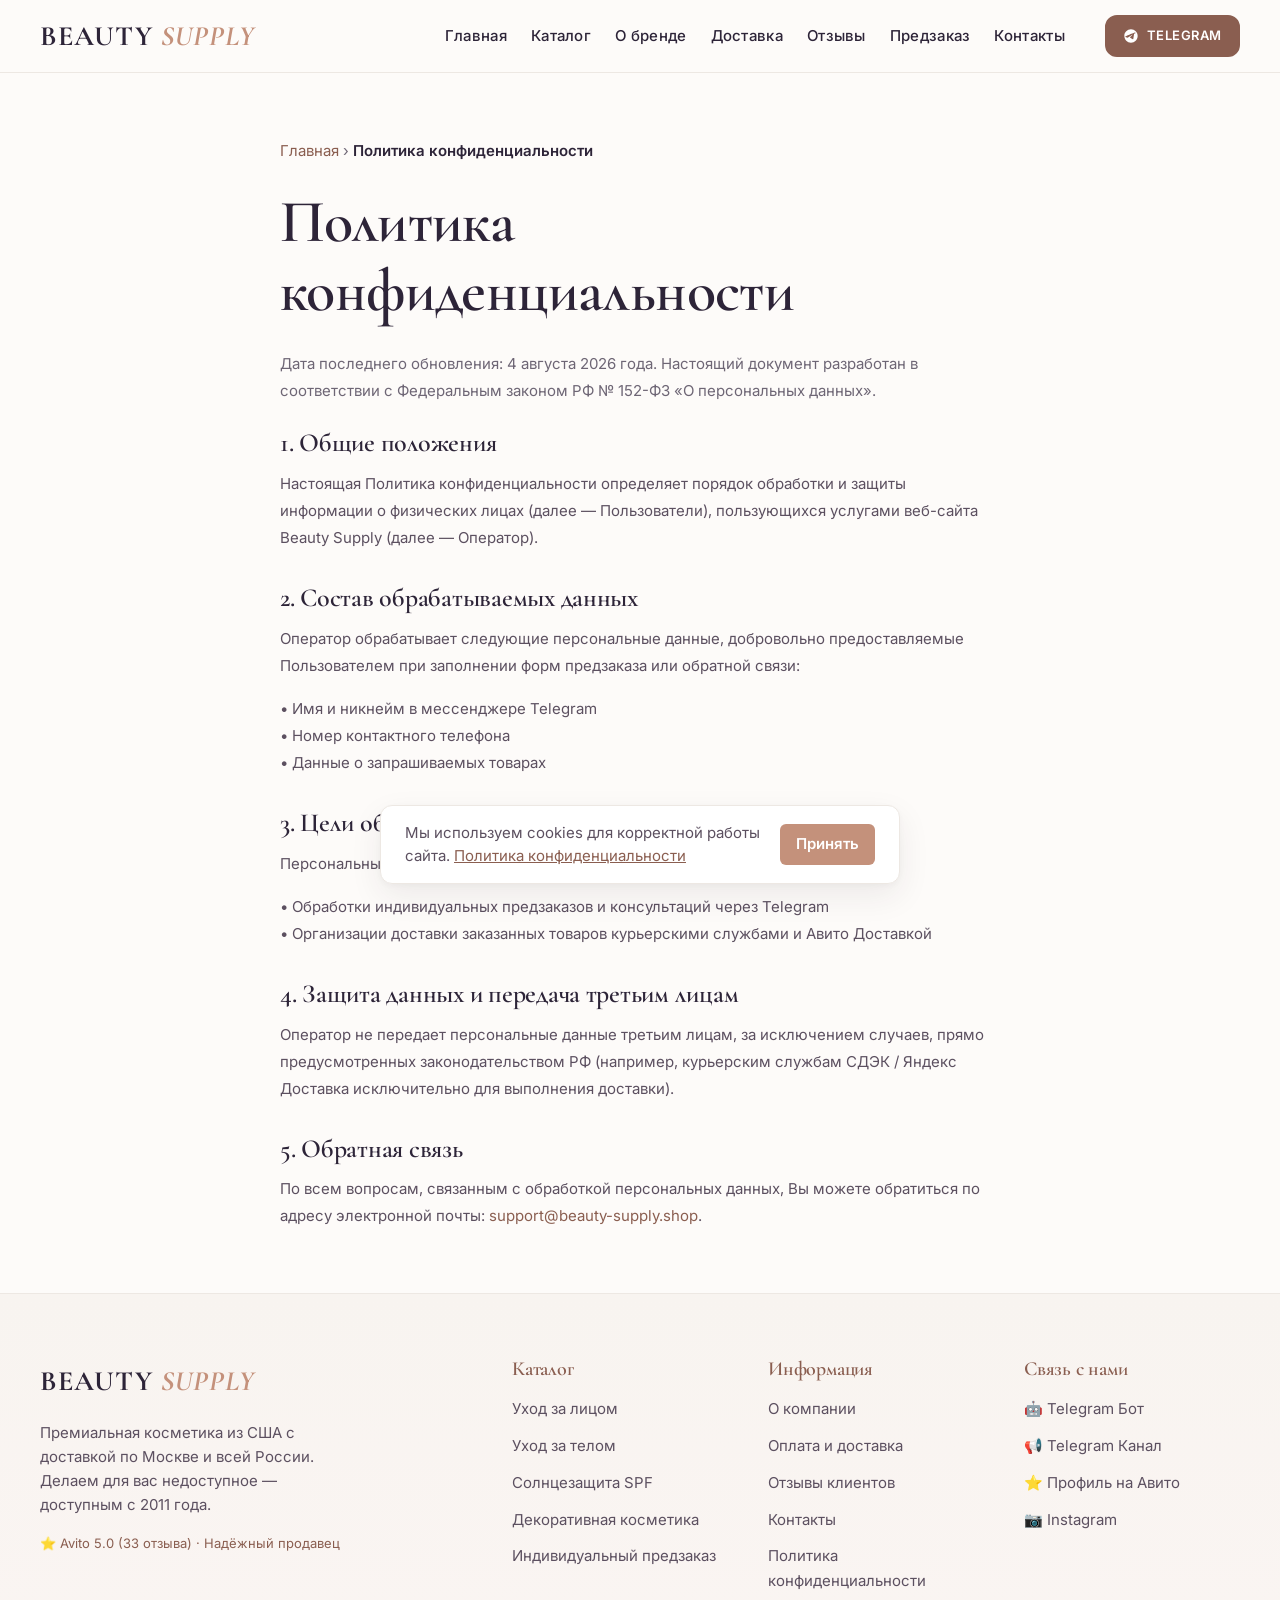
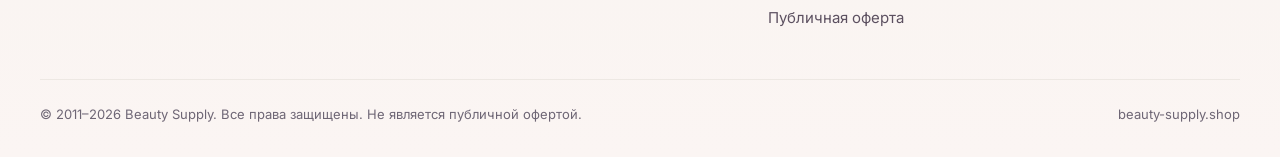
<file: pages/legal/privacy.html>
<!doctype html>
<html lang="ru">
<head>
  <meta charset="utf-8">
  <meta name="viewport" content="width=device-width, initial-scale=1.0">
  <title>Политика конфиденциальности — Магазин Beauty Supply</title>
  <meta name="description" content="Политика конфиденциальности и обработки персональных данных клиентов интернет-магазина Beauty Supply в соответствии с требованиями Федерального закона 152-ФЗ.">
  
  <link rel="canonical" href="https://beautysupplymsk.github.io/s/pages/legal/privacy.html">
  <link rel="icon" type="image/svg+xml" href="../../assets/icons/favicon.svg">
  <link rel="stylesheet" href="../../styles/main.css">

  <!-- TODO: вставить код счётчика Яндекс.Метрики или Google Analytics -->
  <!-- Инструкция: https://metrika.yandex.ru/ -->

  <meta property="og:type" content="website">
  <meta property="og:url" content="https://beautysupplymsk.github.io/s/pages/legal/privacy.html">
  <meta property="og:title" content="Политика конфиденциальности — Магазин Beauty Supply">
  <meta property="og:description" content="Политика конфиденциальности и обработки персональных данных клиентов интернет-магазина Beauty Supply в соответствии с требованиями Федерального закона 152-ФЗ.">
  <meta property="og:image" content="https://beautysupplymsk.github.io/s/assets/images/og-default.png">
  <meta property="og:image:width" content="1200">
  <meta property="og:image:height" content="630">
  <meta property="og:image:type" content="image/png">

  <meta name="twitter:card" content="summary_large_image">
  <meta name="twitter:title" content="Политика конфиденциальности — Магазин Beauty Supply">
  <meta name="twitter:description" content="Политика конфиденциальности и обработки персональных данных клиентов интернет-магазина Beauty Supply в соответствии с требованиями Федерального закона 152-ФЗ.">
  <meta name="twitter:image" content="https://beautysupplymsk.github.io/s/assets/images/og-default.png">

  <link rel="preconnect" href="https://fonts.googleapis.com">
  <link rel="preconnect" href="https://fonts.gstatic.com" crossorigin>

  <link rel="stylesheet" href="https://fonts.googleapis.com/css2?family=Cormorant+Garamond:ital,wght@0,400;0,500;0,600;0,700;1,400;1,600&family=Inter:wght@300;400;500;600;700&display=swap">
  </head>
<body>
  <a href="#main-content" class="skip-link">Перейти к основному содержимому</a>

  <header id="site-header" class="site-header"></header>

  <main id="main-content" class="section">
    <div class="container" style="max-width: 800px; line-height: 1.8;">
      <nav aria-label="Хлебные крошки" style="margin-bottom: var(--space-6); font-size: var(--text-sm); color: var(--color-muted);">
        <a href="../../index.html" style="color: var(--color-accent-dark);">Главная</a> 
        <span aria-hidden="true"> › </span>
        <span style="color: var(--color-primary); font-weight: 600;">Политика конфиденциальности</span>
      </nav>

      <h1 style="margin-bottom: var(--space-6);">Политика конфиденциальности</h1>

      <p style="font-size: var(--text-sm); color: var(--color-muted); margin-bottom: var(--space-6);">
        Дата последнего обновления: 4 августа 2026 года. Настоящий документ разработан в соответствии с Федеральным законом РФ № 152-ФЗ «О персональных данных».
      </p>

      <div style="display: flex; flex-direction: column; gap: var(--space-8); font-size: var(--text-sm);">
        <section>
          <h2 style="font-size: var(--text-xl); margin-bottom: var(--space-3);">1. Общие положения</h2>
          <p style="color: var(--color-secondary);">
            Настоящая Политика конфиденциальности определяет порядок обработки и защиты информации о физических лицах (далее — Пользователи), пользующихся услугами веб-сайта Beauty Supply (далее — Оператор).
          </p>
        </section>

        <section>
          <h2 style="font-size: var(--text-xl); margin-bottom: var(--space-3);">2. Состав обрабатываемых данных</h2>
          <p style="color: var(--color-secondary);">
            Оператор обрабатывает следующие персональные данные, добровольно предоставляемые Пользователем при заполнении форм предзаказа или обратной связи:
          </p>
          <ul style="margin-top: var(--space-3); color: var(--color-secondary);">
            <li>• Имя и никнейм в мессенджере Telegram</li>
            <li>• Номер контактного телефона</li>
            <li>• Данные о запрашиваемых товарах</li>
          </ul>
        </section>

        <section>
          <h2 style="font-size: var(--text-xl); margin-bottom: var(--space-3);">3. Цели обработки персональных данных</h2>
          <p style="color: var(--color-secondary);">
            Персональные данные Пользователя используются исключительно для:
          </p>
          <ul style="margin-top: var(--space-3); color: var(--color-secondary);">
            <li>• Обработки индивидуальных предзаказов и консультаций через Telegram</li>
            <li>• Организации доставки заказанных товаров курьерскими службами и Авито Доставкой</li>
          </ul>
        </section>

        <section>
          <h2 style="font-size: var(--text-xl); margin-bottom: var(--space-3);">4. Защита данных и передача третьим лицам</h2>
          <p style="color: var(--color-secondary);">
            Оператор не передает персональные данные третьим лицам, за исключением случаев, прямо предусмотренных законодательством РФ (например, курьерским службам СДЭК / Яндекс Доставка исключительно для выполнения доставки).
          </p>
        </section>

        <section>
          <h2 style="font-size: var(--text-xl); margin-bottom: var(--space-3);">5. Обратная связь</h2>
          <p style="color: var(--color-secondary);">
            По всем вопросам, связанным с обработкой персональных данных, Вы можете обратиться по адресу электронной почты: <a href="mailto:support@beauty-supply.shop" style="color: var(--color-accent-dark);">support@beauty-supply.shop</a>.
          </p>
        </section>
      </div>

    </div>
  </main>

  <div id="site-footer"></div>

  <script src="../../scripts/components.js"></script>
  <script src="../../scripts/main.js"></script>
  <script>
    document.addEventListener('DOMContentLoaded', () => {
      renderNav('');
      renderFooter();
    });
  </script>
  <!-- Баннер согласия на использование cookies (152-ФЗ) -->
  <div id="cookie-banner" role="dialog" aria-live="polite" aria-label="Уведомление о cookies" hidden>
    <p>Мы используем cookies для корректной работы сайта.
       <a href="privacy.html">Политика конфиденциальности</a></p>
    <button id="cookie-accept" type="button">Принять</button>
  </div>
  <script>
    // Инициализация баннера согласия на cookies
    (function () {
      var banner = document.getElementById('cookie-banner');
      var btn = document.getElementById('cookie-accept');
        function lsGet(k) { try { return window.localStorage.getItem(k); } catch (err) { return null; } }
      function lsSet(k, v) { try { window.localStorage.setItem(k, v); } catch (err) {} }
      if (banner && !lsGet('cookies_accepted')) {
        banner.removeAttribute('hidden');
      }
      if (btn) {
        btn.addEventListener('click', function () {
          lsSet('cookies_accepted', '1');
          banner.setAttribute('hidden', '');
        });
      }
    }());
  </script>
</body>
</html>
</file>
<file: styles/main.css>
@import './tokens.css';
@import './base.css';

/* ==========================================================================
   Beauty Supply — Main Styles v3.0
   Elegant Light Beauty Aesthetic with Premium Polish
   ========================================================================== */

/* === Site Header & Navigation === */
.site-header {
  position: sticky;
  top: 0;
  z-index: 100;
  background-color: rgba(253, 251, 249, 0.92);
  backdrop-filter: blur(12px);
  -webkit-backdrop-filter: blur(12px);
  border-bottom: 1px solid var(--color-border);
  transition: all var(--transition-normal);
}

.header-inner {
  display: flex;
  align-items: center;
  justify-content: space-between;
  height: 72px;
}

.brand-logo {
  font-family: var(--font-heading);
  font-size: 1.75rem;
  font-weight: 700;
  letter-spacing: 0.04em;
  color: var(--color-primary);
  display: flex;
  align-items: center;
  gap: var(--space-2);
  text-decoration: none;
}

.brand-logo:hover {
  color: var(--color-primary);
}

.logo-accent {
  color: var(--color-accent);
  font-style: italic;
}

/* === Navigation Links === */
.nav-links {
  display: flex;
  align-items: center;
  gap: var(--space-6);
}

.nav-link {
  font-size: var(--text-sm);
  font-weight: 500;
  letter-spacing: 0.02em;
  color: var(--color-primary);
  position: relative;
  padding: 0.25rem 0;
  text-decoration: none;
  transition: color var(--transition-fast);
}

.nav-link::after {
  content: '';
  position: absolute;
  bottom: 0;
  left: 0;
  width: 0;
  height: 2px;
  background-color: var(--color-accent);
  transition: width var(--transition-normal);
}

.nav-link:hover::after,
.nav-link.active::after {
  width: 100%;
}

.nav-link:hover {
  color: var(--color-accent-dark);
}

.header-tg-btn {
  margin-left: var(--space-4);
}

/* === Mobile Menu Toggle === */
.mobile-menu-toggle {
  display: none;
  flex-direction: column;
  justify-content: space-between;
  width: 24px;
  height: 18px;
  padding: 0;
  background: none;
  border: none;
  cursor: pointer;
}

.mobile-menu-toggle span {
  display: block;
  width: 100%;
  height: 2px;
  background-color: var(--color-primary);
  transition: all var(--transition-fast);
}

.mobile-menu-toggle.is-active span:nth-child(1) {
  transform: translateY(8px) rotate(45deg);
}

.mobile-menu-toggle.is-active span:nth-child(2) {
  opacity: 0;
}

.mobile-menu-toggle.is-active span:nth-child(3) {
  transform: translateY(-8px) rotate(-45deg);
}

@media (max-width: 900px) {
  .mobile-menu-toggle {
    display: flex;
  }
  
  .nav-links {
    position: fixed;
    top: 72px;
    left: 0;
    right: 0;
    bottom: 0;
    background-color: var(--color-surface);
    flex-direction: column;
    align-items: flex-start;
    padding: var(--space-8) var(--container-pad);
    gap: var(--space-4);
    transform: translateY(-100%);
    opacity: 0;
    pointer-events: none;
    transition: all var(--transition-slow);
    z-index: 99;
    overflow-y: auto;
  }

  .nav-links.is-open {
    transform: translateY(0);
    opacity: 1;
    pointer-events: auto;
  }

  .nav-link {
    font-size: var(--text-lg);
    width: 100%;
    padding: var(--space-3) 0;
    border-bottom: 1px solid var(--color-border);
  }

  .header-tg-btn {
    margin-left: 0;
    margin-top: var(--space-4);
    width: 100%;
    justify-content: center;
  }
}

/* === Trust Bar === */
.trust-bar {
  background: linear-gradient(135deg, var(--color-surface-blush) 0%, var(--color-surface-rose) 100%);
  border-top: 1px solid var(--color-border);
  border-bottom: 1px solid var(--color-border);
  padding: var(--space-4) 0;
}

.trust-grid {
  display: grid;
  grid-template-columns: repeat(auto-fit, minmax(160px, 1fr));
  gap: var(--space-4);
  text-align: center;
}

.trust-item {
  display: flex;
  align-items: center;
  justify-content: center;
  gap: var(--space-2);
  font-size: var(--text-xs);
  font-weight: 600;
  letter-spacing: 0.03em;
  text-transform: uppercase;
  color: var(--color-primary);
}

.trust-icon {
  width: 20px;
  height: 20px;
  color: var(--color-accent);
  flex-shrink: 0;
  font-size: 1rem;
}

/* === Product Card v3.0 === */
.product-card {
  background-color: var(--color-surface);
  border: 1px solid var(--color-border);
  border-radius: var(--radius-lg);
  overflow: hidden;
  display: flex;
  flex-direction: column;
  transition: all var(--transition-normal);
  position: relative;
}

.product-card:hover {
  border-color: var(--color-accent-light);
  box-shadow: var(--shadow-md);
  transform: translateY(-4px);
}

.product-card:focus-within {
  border-color: var(--color-accent);
  box-shadow: var(--shadow-md);
  transform: translateY(-4px);
}

.product-card-image-wrap {
  position: relative;
  aspect-ratio: 1 / 1;
  background-color: var(--color-surface-elevated);
  overflow: hidden;
}

.product-card-image {
  width: 100%;
  height: 100%;
  object-fit: cover;
  transition: transform var(--transition-slow);
}

.product-card:hover .product-card-image {
  transform: scale(1.05);
}

/* === Card Image Carousel (left/right swiping) === */
.card-carousel {
  position: absolute;
  inset: 0;
  overflow: hidden;
}

.card-carousel-link {
  display: block;
  width: 100%;
  height: 100%;
}

.card-carousel-track {
  display: flex;
  width: 100%;
  height: 100%;
  transition: transform 0.45s cubic-bezier(0.22, 0.61, 0.36, 1);
  will-change: transform;
}

.card-carousel-slide {
  flex: 0 0 100%;
  width: 100%;
  height: 100%;
  object-fit: cover;
  background-color: var(--color-surface-elevated);
  transition: transform var(--transition-slow);
}

.product-card:hover .card-carousel-slide {
  transform: scale(1.04);
}

.card-carousel-btn {
  position: absolute;
  top: 50%;
  transform: translateY(-50%);
  z-index: 3;
  width: 34px;
  height: 34px;
  display: flex;
  align-items: center;
  justify-content: center;
  border: 1px solid var(--color-border);
  border-radius: 50%;
  background: rgba(255, 255, 255, 0.92);
  color: var(--color-primary);
  cursor: pointer;
  box-shadow: 0 2px 10px rgba(45, 36, 56, 0.18);
  opacity: 0.9;
  transition: opacity 0.2s ease, background 0.2s ease, color 0.2s ease;
  padding: 0;
}

.card-carousel-prev { left: 8px; }
.card-carousel-next { right: 8px; }

.card-carousel-btn:hover,
.card-carousel-btn:focus-visible {
  opacity: 1;
  background: var(--color-accent);
  border-color: var(--color-accent);
  color: #FFFFFF;
}

@media (hover: hover) {
  .card-carousel-btn { opacity: 0; }
  .product-card:hover .card-carousel-btn,
  .product-card:focus-within .card-carousel-btn { opacity: 0.9; }
  .product-card:hover .card-carousel-btn:hover,
  .card-carousel-btn:focus-visible { opacity: 1; }
}

.card-carousel-dots {
  position: absolute;
  left: 0;
  right: 0;
  bottom: 10px;
  z-index: 3;
  display: flex;
  justify-content: center;
  gap: 5px;
  pointer-events: none;
}

.card-carousel-dot {
  width: 7px;
  height: 7px;
  border-radius: 50%;
  background: rgba(45, 36, 56, 0.25);
  transition: background 0.2s ease, transform 0.2s ease;
}

.card-carousel-dot.active {
  background: var(--color-accent);
  transform: scale(1.25);
}

.card-carousel-counter {
  position: absolute;
  right: 10px;
  bottom: 8px;
  z-index: 3;
  font-size: var(--text-xs);
  font-weight: 600;
  color: var(--color-primary-light);
  background: rgba(255, 255, 255, 0.85);
  border-radius: 999px;
  padding: 2px 8px;
  pointer-events: none;
}

.product-card-badges {
  position: absolute;
  top: var(--space-3);
  left: var(--space-3);
  z-index: 2;
  display: flex;
  flex-wrap: wrap;
  gap: 0.35rem;
}

.product-card-badge-top {
  background-color: var(--color-accent);
  color: #FFFFFF;
  font-weight: 700;
}

.product-card-body {
  padding: var(--space-5);
  display: flex;
  flex-direction: column;
  flex-grow: 1;
}

.product-card-brand {
  font-size: var(--text-xs);
  font-weight: 600;
  text-transform: uppercase;
  letter-spacing: 0.08em;
  color: var(--color-accent-dark);
  margin-bottom: var(--space-1);
}

.product-card-title {
  font-family: var(--font-heading);
  font-size: var(--text-lg);
  font-weight: 600;
  line-height: 1.25;
  color: var(--color-primary);
  margin-bottom: var(--space-3);
}

.product-card-title a {
  color: inherit;
  text-decoration: none;
}

.product-card-title a:hover {
  color: var(--color-accent-dark);
}

.product-card-desc {
  font-size: var(--text-sm);
  color: var(--color-muted);
  margin-bottom: var(--space-4);
  line-height: 1.5;
  display: -webkit-box;
  -webkit-line-clamp: 2;
  -webkit-box-orient: vertical;
  overflow: hidden;
  flex-grow: 1;
}

.product-card-footer {
  margin-top: auto;
  display: flex;
  align-items: center;
  justify-content: space-between;
  padding-top: var(--space-4);
  border-top: 1px solid var(--color-border);
  gap: var(--space-3);
}

.product-card-price {
  font-size: var(--text-lg);
  font-weight: 700;
  color: var(--color-primary);
}

.product-card-actions {
  display: flex;
  gap: var(--space-2);
}

/* === Site Footer v3.0 - Light Elegant === */
.site-footer {
  background: linear-gradient(180deg, var(--color-surface-elevated) 0%, var(--color-surface-blush) 100%);
  color: var(--color-primary);
  padding-top: var(--space-16);
  padding-bottom: var(--space-8);
  margin-top: auto;
  border-top: 1px solid var(--color-border);
}

.footer-grid {
  display: grid;
  grid-template-columns: 2fr repeat(3, 1fr);
  gap: var(--space-10);
  margin-bottom: var(--space-12);
}

@media (max-width: 900px) {
  .footer-grid {
    grid-template-columns: 1fr 1fr;
  }
}

@media (max-width: 600px) {
  .footer-grid {
    grid-template-columns: 1fr;
  }
}

.footer-brand {
  max-width: 320px;
}

.footer-brand p {
  color: var(--color-secondary);
  margin-top: var(--space-4);
  font-size: var(--text-sm);
  line-height: 1.6;
}

.footer-col-title {
  font-family: var(--font-heading);
  font-size: var(--text-lg);
  color: var(--color-accent-dark);
  margin-bottom: var(--space-4);
}

.footer-links {
  display: flex;
  flex-direction: column;
  gap: var(--space-3);
}

.footer-links a {
  color: var(--color-secondary);
  font-size: var(--text-sm);
  text-decoration: none;
  transition: color var(--transition-fast);
}

.footer-links a:hover {
  color: var(--color-accent);
}

.footer-bottom {
  border-top: 1px solid var(--color-border);
  padding-top: var(--space-6);
  display: flex;
  align-items: center;
  justify-content: space-between;
  font-size: var(--text-xs);
  color: var(--color-muted);
}

@media (max-width: 600px) {
  .footer-bottom {
    flex-direction: column;
    gap: var(--space-4);
    text-align: center;
  }
}

/* === Hero Section - Elegant Light === */
.hero-section {
  background: linear-gradient(135deg, var(--color-surface-blush) 0%, var(--color-surface-lavender) 50%, var(--color-surface-rose) 100%);
  padding: var(--space-20) 0;
  position: relative;
  overflow: hidden;
}

.hero-section::before {
  content: '';
  position: absolute;
  top: 0;
  left: 0;
  right: 0;
  bottom: 0;
  background: url("data:image/svg+xml,%3Csvg width='60' height='60' viewBox='0 0 60 60' xmlns='http://www.w3.org/2000/svg'%3E%3Cg fill='none' fill-rule='evenodd'%3E%3Cg fill='%23C4917B' fill-opacity='0.03'%3E%3Cpath d='M36 34v-4h-2v4h-4v2h4v4h2v-4h4v-2h-4zm0-30V0h-2v4h-4v2h4v4h2V6h4V4h-4zM6 34v-4H4v4H0v2h4v4h2v-4h4v-2H6zM6 4V0H4v4H0v2h4v4h2V6h4V4H6z'/%3E%3C/g%3E%3C/g%3E%3C/svg%3E");
  pointer-events: none;
}

.hero-section .container {
  position: relative;
  z-index: 1;
}

.hero-title {
  color: var(--color-primary);
  font-size: var(--text-hero);
  margin-bottom: var(--space-4);
  line-height: 1.1;
}

.hero-subtitle {
  color: var(--color-secondary);
  font-size: var(--text-xl);
  font-family: var(--font-body);
  font-weight: 400;
  margin-bottom: var(--space-8);
  max-width: 700px;
  margin-left: auto;
  margin-right: auto;
  line-height: 1.5;
}

/* === CTA Banner - Elegant Light === */
.cta-banner {
  background: linear-gradient(135deg, var(--color-surface-rose) 0%, var(--color-surface-blush) 100%);
  border: 2px solid var(--color-accent-light);
  padding: var(--space-12) var(--container-pad);
  border-radius: var(--radius-xl);
  text-align: center;
}

.cta-banner h2 {
  color: var(--color-primary);
  font-size: var(--text-3xl);
  margin-bottom: var(--space-4);
}

.cta-banner p {
  color: var(--color-secondary);
  max-width: 550px;
  margin: 0 auto var(--space-8);
  font-size: var(--text-base);
}

/* === Section Variants === */
.section-elevated {
  background-color: var(--color-surface-elevated);
  border-top: 1px solid var(--color-border);
  border-bottom: 1px solid var(--color-border);
}

.section-blush {
  background-color: var(--color-surface-blush);
  border-top: 1px solid var(--color-border);
  border-bottom: 1px solid var(--color-border);
}

.section-rose {
  background-color: var(--color-surface-rose);
  border-top: 1px solid var(--color-border);
  border-bottom: 1px solid var(--color-border);
}

/* === FAQ / Accordion === */
.faq-item {
  margin-bottom: var(--space-6);
  border-bottom: 1px solid var(--color-border);
  padding-bottom: var(--space-6);
}

.faq-item:last-child {
  border-bottom: none;
  margin-bottom: 0;
  padding-bottom: 0;
}

.faq-question {
  font-size: var(--text-base);
  color: var(--color-primary);
  margin-bottom: var(--space-3);
  font-weight: 600;
}

.faq-answer {
  font-size: var(--text-sm);
  color: var(--color-secondary);
  line-height: 1.7;
}

/* === Review Card === */
.review-card {
  background: var(--color-surface);
  padding: var(--space-6);
  border-radius: var(--radius-lg);
  border: 1px solid var(--color-border);
  display: flex;
  flex-direction: column;
  justify-content: space-between;
  transition: all var(--transition-normal);
}

.review-card:hover {
  border-color: var(--color-accent-light);
  box-shadow: var(--shadow-sm);
}

.review-header {
  display: flex;
  justify-content: space-between;
  align-items: center;
  margin-bottom: var(--space-3);
}

.review-author {
  font-size: var(--text-base);
  font-weight: 600;
  color: var(--color-primary);
}

.review-stars {
  color: #D4A84B;
  font-size: 1rem;
}

.review-source {
  font-size: var(--text-xs);
  color: var(--color-accent-dark);
  margin-bottom: var(--space-3);
  font-weight: 600;
}

.review-text {
  font-size: var(--text-sm);
  color: var(--color-secondary);
  line-height: 1.6;
  font-style: italic;
}

.review-product {
  margin-top: var(--space-4);
  font-size: var(--text-xs);
  color: var(--color-muted);
  border-top: 1px solid var(--color-border);
  padding-top: var(--space-3);
}

/* === Table === */
.table-wrapper {
  overflow-x: auto;
  border: 1px solid var(--color-border);
  border-radius: var(--radius-md);
}

.table {
  width: 100%;
  font-size: var(--text-sm);
  border-collapse: collapse;
}

.table th,
.table td {
  padding: var(--space-3) var(--space-4);
  text-align: left;
  border-bottom: 1px solid var(--color-border);
}

.table th {
  background-color: var(--color-surface-elevated);
  font-weight: 600;
  color: var(--color-primary);
  font-size: var(--text-xs);
  text-transform: uppercase;
  letter-spacing: 0.04em;
}

.table tr:last-child td {
  border-bottom: none;
}

.table tr:hover td {
  background-color: var(--color-surface-blush);
}

/* === Brand Card === */
.brand-card {
  background: var(--color-surface);
  padding: var(--space-8);
  border: 1px solid var(--color-border);
  border-radius: var(--radius-lg);
  transition: all var(--transition-normal);
}

.brand-card:hover {
  border-color: var(--color-accent-light);
  box-shadow: var(--shadow-sm);
}

.brand-card h3 {
  font-size: var(--text-2xl);
  color: var(--color-accent-dark);
  margin-bottom: var(--space-3);
}

.brand-card p {
  font-size: var(--text-sm);
  line-height: 1.7;
}

/* === How It Works Steps === */
.step-card {
  padding: var(--space-6);
  text-align: center;
}

.step-number {
  width: 56px;
  height: 56px;
  border-radius: 50%;
  background: linear-gradient(135deg, var(--color-accent-light) 0%, var(--color-surface-rose) 100%);
  color: var(--color-accent-dark);
  display: flex;
  align-items: center;
  justify-content: center;
  font-weight: 700;
  font-size: 1.35rem;
  margin: 0 auto var(--space-4);
  border: 2px solid var(--color-accent-light);
}

.step-title {
  font-size: var(--text-lg);
  margin-bottom: var(--space-2);
  color: var(--color-primary);
}

.step-desc {
  font-size: var(--text-sm);
  color: var(--color-muted);
  line-height: 1.6;
}

/* === Stats Grid === */
.stats-grid {
  display: grid;
  grid-template-columns: repeat(auto-fit, minmax(180px, 1fr));
  gap: var(--space-6);
  text-align: center;
}

.stat-number {
  font-family: var(--font-heading);
  font-size: var(--text-3xl);
  font-weight: 700;
  color: var(--color-primary);
  line-height: 1;
  margin-bottom: var(--space-2);
}

.stat-label {
  font-size: var(--text-xs);
  color: var(--color-muted);
  text-transform: uppercase;
  letter-spacing: 0.05em;
}

/* === Contact Card === */
.contact-card {
  background: var(--color-surface);
  padding: var(--space-6);
  border-radius: var(--radius-lg);
  border: 1px solid var(--color-border);
  transition: all var(--transition-normal);
}

.contact-card:hover {
  border-color: var(--color-accent-light);
  box-shadow: var(--shadow-sm);
}

.contact-card h3 {
  font-size: var(--text-lg);
  margin-bottom: var(--space-2);
  color: var(--color-primary);
}

.contact-card p {
  font-size: var(--text-xs);
  color: var(--color-muted);
  margin-bottom: var(--space-4);
}

/* === Guide Card === */
.guide-card {
  background: var(--color-surface);
  padding: var(--space-6);
  border-radius: var(--radius-lg);
  border: 1px solid var(--color-border);
  transition: all var(--transition-normal);
}

.guide-card:hover {
  border-color: var(--color-accent-light);
  box-shadow: var(--shadow-sm);
}

.guide-category {
  color: var(--color-accent-dark);
  font-size: var(--text-xs);
  font-weight: 600;
  text-transform: uppercase;
  letter-spacing: 0.05em;
  margin-bottom: var(--space-2);
}

.guide-card h3 {
  font-size: var(--text-lg);
  margin-bottom: var(--space-2);
  color: var(--color-primary);
  line-height: 1.3;
}

.guide-card p {
  font-size: var(--text-xs);
  color: var(--color-muted);
  line-height: 1.5;
}

/* === Filter Bar === */
.filter-bar {
  background: var(--color-surface);
  border: 1px solid var(--color-border);
  padding: var(--space-6);
  border-radius: var(--radius-lg);
  margin-bottom: var(--space-8);
}

.filter-bar .grid {
  gap: var(--space-4);
}

.filter-actions {
  margin-top: var(--space-4);
  display: flex;
  justify-content: space-between;
  align-items: center;
  font-size: var(--text-xs);
  color: var(--color-muted);
}

/* === Product Detail Page === */
.product-detail-grid {
  display: grid;
  grid-template-columns: repeat(auto-fit, minmax(320px, 1fr));
  gap: var(--space-10);
  align-items: start;
}

.product-gallery {
  position: relative;
  background: var(--color-surface);
  border: 1px solid var(--color-border);
  border-radius: var(--radius-lg);
  padding: var(--space-6);
  text-align: center;
}

.product-gallery img {
  width: 100%;
  max-width: 500px;
  height: auto;
  border-radius: var(--radius-md);
  margin: 0 auto;
}

/* Left/right arrows for the product page gallery */
.gallery-arrow {
  position: absolute;
  top: 40%;
  transform: translateY(-50%);
  z-index: 4;
  width: 42px;
  height: 42px;
  display: flex;
  align-items: center;
  justify-content: center;
  border: 1px solid var(--color-border);
  border-radius: 50%;
  background: rgba(255, 255, 255, 0.94);
  color: var(--color-primary);
  cursor: pointer;
  box-shadow: 0 2px 12px rgba(45, 36, 56, 0.18);
  transition: background 0.2s ease, color 0.2s ease, border-color 0.2s ease;
  padding: 0;
}

.gallery-arrow:hover,
.gallery-arrow:focus-visible {
  background: var(--color-accent);
  border-color: var(--color-accent);
  color: #FFFFFF;
}

.gallery-arrow-prev { left: 10px; }
.gallery-arrow-next { right: 10px; }

#gallery-counter {
  position: absolute;
  top: 14px;
  right: 14px;
  z-index: 4;
}

.product-specs {
  background: var(--color-surface-elevated);
  padding: var(--space-6);
  border-radius: var(--radius-md);
  border: 1px solid var(--color-border);
}

.product-specs h4 {
  font-size: var(--text-sm);
  text-transform: uppercase;
  letter-spacing: 0.05em;
  color: var(--color-muted);
  margin-bottom: var(--space-3);
}

/* === Empty State === */
.empty-state {
  grid-column: 1 / -1;
  text-align: center;
  padding: var(--space-12) 0;
}

.empty-state-icon {
  font-size: 3rem;
  margin-bottom: var(--space-4);
}

.empty-state h3 {
  margin-bottom: var(--space-2);
}

/* === Loading State === */
.loading {
  opacity: 0.6;
  pointer-events: none;
}

.skeleton {
  background: linear-gradient(90deg, var(--color-surface-elevated) 25%, var(--color-border) 50%, var(--color-surface-elevated) 75%);
  background-size: 200% 100%;
  animation: skeleton-loading 1.5s infinite;
  border-radius: var(--radius-sm);
}

@keyframes skeleton-loading {
  0% { background-position: 200% 0; }
  100% { background-position: -200% 0; }
}

/* === Cookie Consent Banner (152-ФЗ) === */
#cookie-banner {
  position: fixed;
  bottom: var(--space-4);
  left: var(--space-4);
  right: var(--space-4);
  max-width: 520px;
  margin: 0 auto;
  z-index: 1000;
  background: var(--color-surface);
  color: var(--color-primary);
  border: 1px solid var(--color-border);
  border-radius: var(--radius-md);
  padding: var(--space-4) var(--space-6);
  box-shadow: var(--shadow-lg);
  display: flex;
  align-items: center;
  justify-content: space-between;
  gap: var(--space-4);
  font-size: var(--text-sm);
}

#cookie-banner[hidden] {
  display: none !important;
}

#cookie-banner p {
  margin: 0;
  color: var(--color-secondary);
  line-height: 1.5;
}

#cookie-banner a {
  color: var(--color-accent-dark);
  text-decoration: underline;
}

#cookie-accept {
  background: var(--color-accent);
  color: #ffffff;
  border: none;
  border-radius: var(--radius-sm);
  padding: var(--space-2) var(--space-4);
  font-weight: 600;
  font-size: var(--text-sm);
  cursor: pointer;
  white-space: nowrap;
  transition: background var(--transition-fast);
}

#cookie-accept:hover {
  background: var(--color-accent-dark);
}

/* === Print Styles === */
@media print {
  .site-header,
  .site-footer,
  .trust-bar,
  .btn,
  .product-card-actions {
    display: none !important;
  }
  
  body {
    background: white;
    color: black;
  }
  
  .product-card {
    break-inside: avoid;
  }
}
</file>
